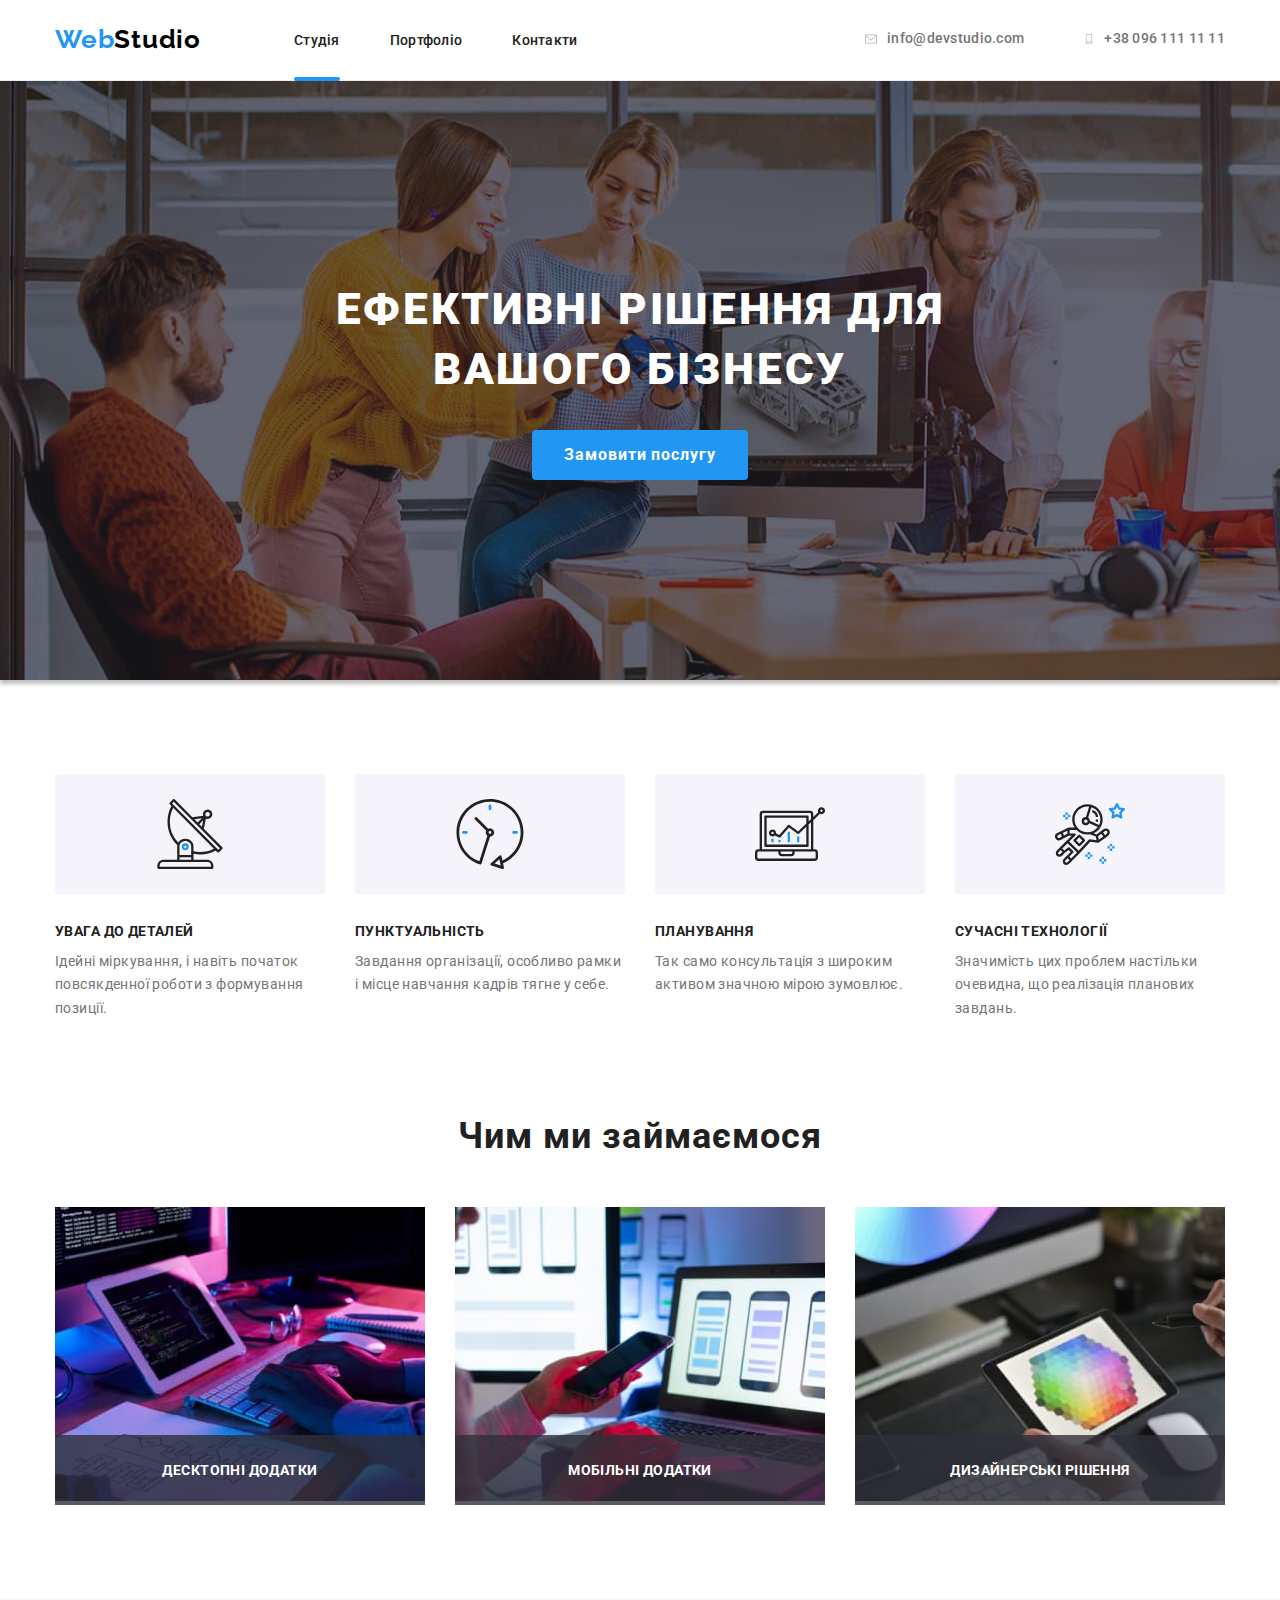
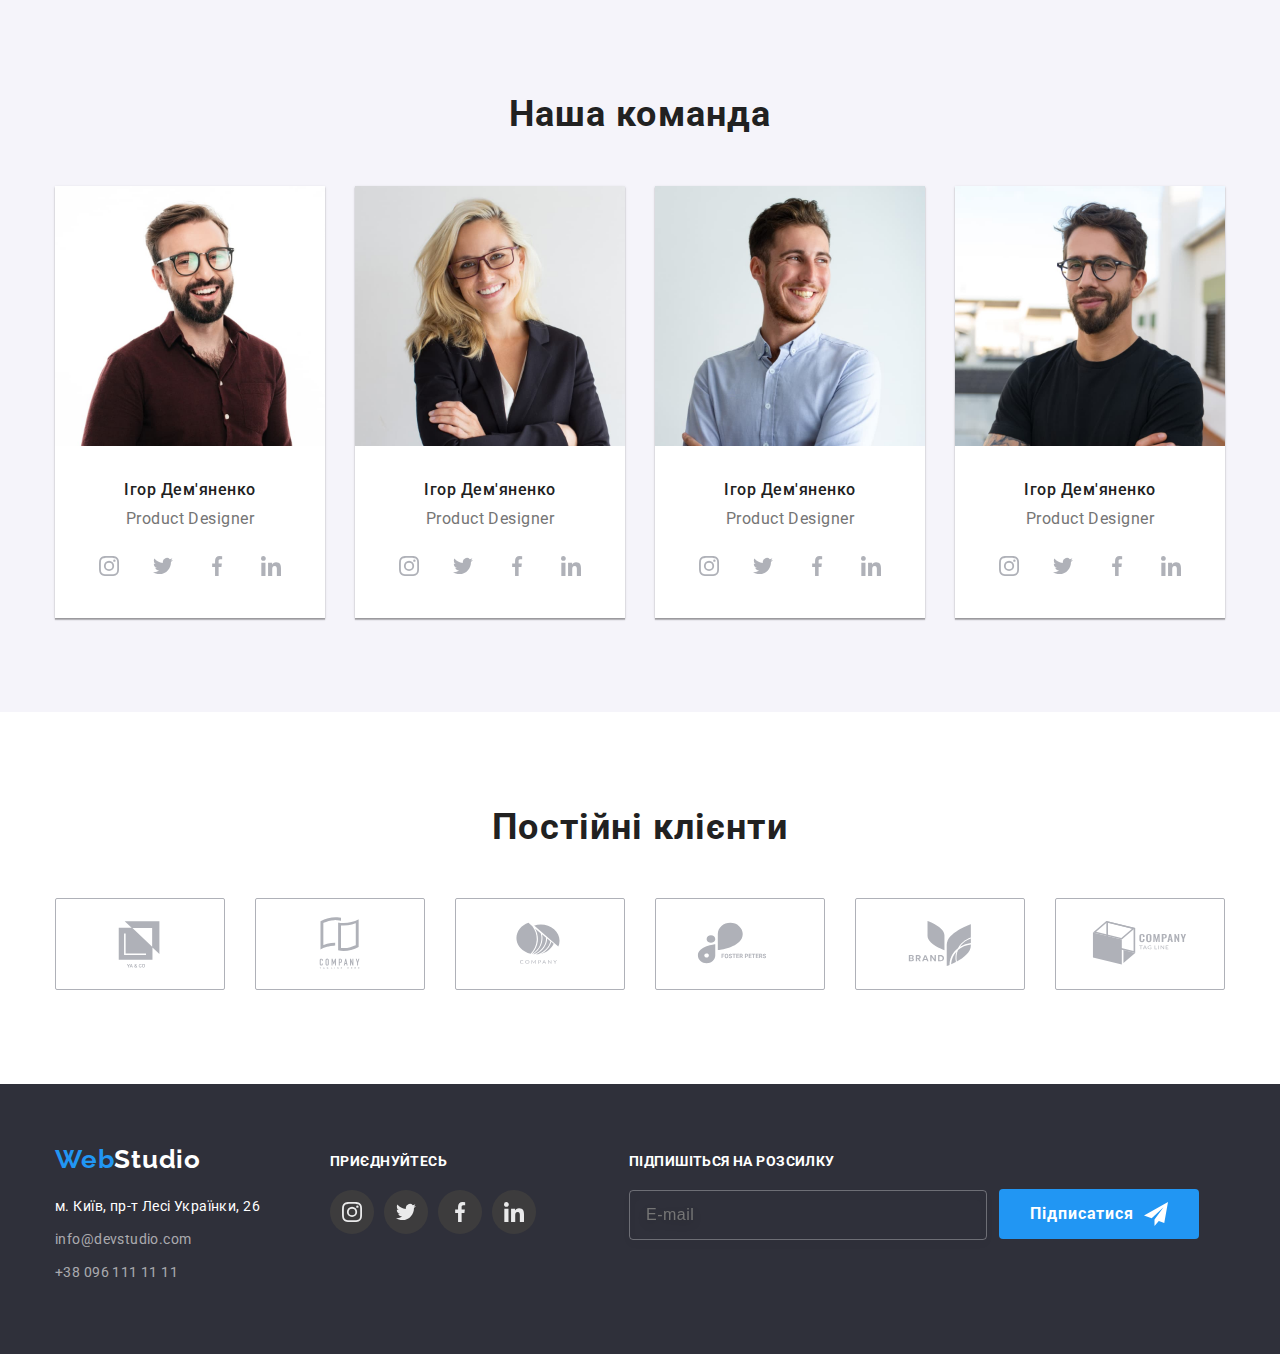
<file: index.html>
<!DOCTYPE html>
<html lang="uk">
  <head>
    <meta charset="UTF-8" />
    <meta http-equiv="X-UA-Compatible" content="IE=edge" />
    <meta name="viewport" content="width=device-width, initial-scale=1.0" />
    <link rel="preconnect" href="https://fonts.googleapis.com" />
    <link rel="preconnect" href="https://fonts.gstatic.com" crossorigin />
    <link
      href="https://fonts.googleapis.com/css2?family=Raleway:wght@400;700;900&family=Roboto:wght@400;500;700;900&display=swap"
      rel="stylesheet"
    />
    <link
      rel="stylesheet"
      href="https://cdnjs.cloudflare.com/ajax/libs/modern-normalize/1.1.0/modern-normalize.min.css"
      integrity="sha512-wpPYUAdjBVSE4KJnH1VR1HeZfpl1ub8YT/NKx4PuQ5NmX2tKuGu6U/JRp5y+Y8XG2tV+wKQpNHVUX03MfMFn9Q=="
      crossorigin="anonymous"
      referrerpolicy="no-referrer"
    />
    <link rel="stylesheet" href="./css/styles.css" />
    <title>WebStudio</title>
  </head>
  <body class="body">
    <header class="header">
      <div class="container">
        <div class="header-f">
          <a href="./index.html" class="logo"
            ><span class="logo-web">Web</span>Studio</a
          >
          <nav class="nav-ul">
            <ul class="nav">
              <li class="nav-li">
                <div class="current">
                  <a href="./index.html" class="nav-item">Студія</a>
                </div>
              </li>
              <li class="nav-li">
                <a href="./portfolio.html" class="nav-item">Портфоліо</a>
              </li>
              <li class="nav-li"><a href="#" class="nav-item">Контакти</a></li>
            </ul>
          </nav>
          <div class="header-cont-div">
            <div class="contct-fill">
              <a href="mailto:info@devstudio.com" class="header-email"
                ><svg class="soc-svg-header" width="12" height="16">
                  <use
                    class="header-use"
                    href="./images/icons.svg#icon-envelope"
                  ></use></svg>info@devstudio.com
              </a>
            </div>
            <div class="contct-fill">
              <a href="tel:+380961111111" class="header-tel"
                ><svg class="soc-svg-header" width="10" height="16">
                  <use href="./images/icons.svg#icon-smartphone"></use></svg>+38 096 111 11 11
              </a>
            </div>
          </div>
        </div>
      </div>
    </header>

    <main>
      <!--hero-->
      <section class="hero">
        <div class="container">
          <h1 class="hero-h1">
            Ефективні рішення для <br />
            вашого бізнесу
          </h1>

          <button type="button" class="hero-btn" data-modal-open>
            Замовити послугу
          </button>
        </div>
      </section>

      <!--about-->
      <section class="about">
        <div class="container">
          <ul class="about-list">
            <li class="about-list-li">
              <div class="about-grey">
                <svg class="about-icon" width="70" height="70">
                  <use href="./images/icons.svg#icon-antenna-1"></use>
                </svg>
              </div>
              <h3 class="about-list-h">УВАГА ДО ДЕТАЛЕЙ</h3>
              <p class="about-p">
                Ідейні міркування, і навіть початок повсякденної роботи з
                формування позиції.
              </p>
            </li>
            <li class="about-list-li">
              <div class="about-grey">
                <svg class="about-icon" width="70" height="70">
                  <use href="./images/icons.svg#icon-clock-1"></use>
                </svg>
              </div>
              <h3 class="about-list-h">ПУНКТУАЛЬНІСТЬ</h3>
              <p class="about-p">
                Завдання організації, особливо рамки і місце навчання кадрів
                тягне у себе.
              </p>
            </li>
            <li class="about-list-li">
              <div class="about-grey">
                <svg class="about-icon" width="70" height="70">
                  <use href="./images/icons.svg#icon-diagram-1"></use>
                </svg>
              </div>
              <h3 class="about-list-h">ПЛАНУВАННЯ</h3>
              <p class="about-p">
                Так само консультація з широким активом значною мірою зумовлює.
              </p>
            </li>
            <li class="about-list-li">
              <div class="about-grey">
                <svg class="about-icon" width="70" height="70">
                  <use href="./images/icons.svg#icon-astronaut-1"></use>
                </svg>
              </div>
              <h3 class="about-list-h">СУЧАСНІ ТЕХНОЛОГІЇ</h3>
              <p class="about-p">
                Значимість цих проблем настільки очевидна, що реалізація
                планових завдань.
              </p>
            </li>
          </ul>
        </div>
      </section>

      <!--what we do-->
      <section class="what">
        <div class="container">
          <h2 class="what-h2">Чим ми займаємося</h2>

          <ul class="what-ul">
            <li class="what-item">
              <span class="what-text">Десктопні додатки</span>
              <img
                class="what-img"
                src="./images/box1.jpg"
                alt=",картинка1"
                width="370"
                height="294"
              />
            </li>
            <li class="what-item">
              <span class="what-text">Мобільні додатки</span>
              <img
                class="what-img"
                src="./images/box2.jpg"
                alt=",картинка2"
                width="370"
                height="294"
              />
            </li>
            <li class="what-item">
              <span class="what-text">Дизайнерські рішення</span>
              <img
                class="what-img"
                src="./images/box3.jpg"
                alt=",картинка3"
                width="370"
                height="294"
              />
            </li>
          </ul>
        </div>
      </section>

      <!--team-->
      <section class="team">
        <div class="container">
          <h2 class="team-h2">Наша команда</h2>
          <ul class="team-ul">
            <li class="team-item">
              <img
                class="team-img"
                src="./images/teamcard1.jpg"
                alt="команда1"
                width="270"
                height="260"
              />
              <div class="team-h3-p">
                <h3 class="team-name">Ігор Дем'яненко</h3>
                <p class="team-position">Product Designer</p>
                <ul class="soc-team-ul">
                  <li class="soc-team-li">
                    <a class="soc-team-link" href="">
                      <svg class="soc-svg" width="20" height="20">
                        <use href="./images/icons.svg#icon-instagram-2"></use>
                      </svg>
                    </a>
                  </li>
                  <li class="soc-team-li">
                    <a class="soc-team-link" href="">
                      <svg class="soc-svg" width="20" height="20">
                        <use href="./images/icons.svg#icon-twitter-1"></use>
                      </svg>
                    </a>
                  </li>
                  <li class="soc-team-li">
                    <a class="soc-team-link" href="">
                      <svg class="soc-svg" width="20" height="20">
                        <use href="./images/icons.svg#icon-facebook-1"></use>
                      </svg>
                    </a>
                  </li>
                  <li class="soc-team-li">
                    <a class="soc-team-link" href="">
                      <svg class="soc-svg" width="20" height="20">
                        <use href="./images/icons.svg#icon-linkedin-1"></use>
                      </svg>
                    </a>
                  </li>
                </ul>
              </div>
            </li>
            <li class="team-item">
              <img
                src="./images/teamcard2.jpg"
                alt="команда2"
                width="270"
                height="260"
              />
              <div class="team-h3-p">
                <h3 class="team-name">Ігор Дем'яненко</h3>
                <p class="team-position">Product Designer</p>
                <ul class="soc-team-ul">
                  <li class="soc-team-li">
                    <a class="soc-team-link" href="">
                      <svg class="soc-svg" width="20" height="20">
                        <use href="./images/icons.svg#icon-instagram-2"></use>
                      </svg>
                    </a>
                  </li>
                  <li class="soc-team-li">
                    <a class="soc-team-link" href="">
                      <svg class="soc-svg" width="20" height="20">
                        <use href="./images/icons.svg#icon-twitter-1"></use>
                      </svg>
                    </a>
                  </li>
                  <li class="soc-team-li">
                    <a class="soc-team-link" href="">
                      <svg class="soc-svg" width="20" height="20">
                        <use href="./images/icons.svg#icon-facebook-1"></use>
                      </svg>
                    </a>
                  </li>
                  <li class="soc-team-li">
                    <a class="soc-team-link" href="">
                      <svg class="soc-svg" width="20" height="20">
                        <use href="./images/icons.svg#icon-linkedin-1"></use>
                      </svg>
                    </a>
                  </li>
                </ul>
              </div>
            </li>
            <li class="team-item">
              <img
                class="team-img"
                src="./images/teamcard3.jpg"
                alt="команда3"
                width="270"
                height="260"
              />
              <div class="team-h3-p">
                <h3 class="team-name">Ігор Дем'яненко</h3>
                <p class="team-position">Product Designer</p>
                <ul class="soc-team-ul">
                  <li class="soc-team-li">
                    <a class="soc-team-link" href="">
                      <svg class="soc-svg" width="20" height="20">
                        <use href="./images/icons.svg#icon-instagram-2"></use>
                      </svg>
                    </a>
                  </li>
                  <li class="soc-team-li">
                    <a class="soc-team-link" href="">
                      <svg class="soc-svg" width="20" height="20">
                        <use href="./images/icons.svg#icon-twitter-1"></use>
                      </svg>
                    </a>
                  </li>
                  <li class="soc-team-li">
                    <a class="soc-team-link" href="">
                      <svg class="soc-svg" width="20" height="20">
                        <use href="./images/icons.svg#icon-facebook-1"></use>
                      </svg>
                    </a>
                  </li>
                  <li class="soc-team-li">
                    <a class="soc-team-link" href="">
                      <svg class="soc-svg" width="20" height="20">
                        <use href="./images/icons.svg#icon-linkedin-1"></use>
                      </svg>
                    </a>
                  </li>
                </ul>
              </div>
            </li>
            <li class="team-item">
              <img
                class="team-img"
                src="./images/teamcard4.jpg"
                alt="команда4"
                width="270"
                height="260"
              />
              <div class="team-h3-p">
                <h3 class="team-name">Ігор Дем'яненко</h3>
                <p class="team-position">Product Designer</p>
                <ul class="soc-team-ul">
                  <li class="soc-team-li">
                    <a class="soc-team-link" href="">
                      <svg class="soc-svg" width="20" height="20">
                        <use href="./images/icons.svg#icon-instagram-2"></use>
                      </svg>
                    </a>
                  </li>
                  <li class="soc-team-li">
                    <a class="soc-team-link" href="">
                      <svg class="soc-svg" width="20" height="20">
                        <use href="./images/icons.svg#icon-twitter-1"></use>
                      </svg>
                    </a>
                  </li>
                  <li class="soc-team-li">
                    <a class="soc-team-link" href="">
                      <svg class="soc-svg" width="20" height="20">
                        <use href="./images/icons.svg#icon-facebook-1"></use>
                      </svg>
                    </a>
                  </li>
                  <li class="soc-team-li">
                    <a class="soc-team-link" href="">
                      <svg class="soc-svg" width="20" height="20">
                        <use href="./images/icons.svg#icon-linkedin-1"></use>
                      </svg>
                    </a>
                  </li>
                </ul>
              </div>
            </li>
          </ul>
        </div>
      </section>
      <section class="clients">
        <div class="clients-pad">
          <h2 class="clients-h2">Постійні клієнти</h2>
          <ul class="clients-ul">
            <li class="clients-li">
              <a class="clients-link" href=""
                ><svg class="clients-svg" width="106" height="60">
                  <use
                    class="clients-use"
                    href="./images/icons.svg#icon-Logo1"
                  ></use>
                </svg>
              </a>
            </li>
            <li class="clients-li">
              <a class="clients-link" href=""
                ><svg class="clients-svg" width="106" height="60">
                  <use
                    class="clients-use"
                    href="./images/icons.svg#icon-Logo2"
                  ></use>
                </svg>
              </a>
            </li>
            <li class="clients-li">
              <a class="clients-link" href=""
                ><svg class="clients-svg" width="106" height="60">
                  <use
                    class="clients-use"
                    href="./images/icons.svg#icon-Logo3"
                  ></use>
                </svg>
              </a>
            </li>
            <li class="clients-li">
              <a class="clients-link" href=""
                ><svg class="clients-svg" width="106" height="60">
                  <use
                    class="clients-use"
                    href="./images/icons.svg#icon-Logo4"
                  ></use>
                </svg>
              </a>
            </li>
            <li class="clients-li">
              <a class="clients-link" href=""
                ><svg class="clients-svg" width="106" height="60">
                  <use
                    class="clients-use"
                    href="./images/icons.svg#icon-Logo5"
                  ></use>
                </svg>
              </a>
            </li>
            <li class="clients-li">
              <a class="clients-link" href=""
                ><svg class="clients-svg" width="106" height="60">
                  <use
                    class="clients-use"
                    href="./images/icons.svg#icon-Logo6"
                  ></use>
                </svg>
              </a>
            </li>
          </ul>
        </div>
      </section>
    </main>

    <footer class="footer">
      <div class="container">
        <div class="footer-flex">
          <div class="footer-pad">
            <a href="/" class="logo-footer"
              ><span class="logo-web">Web</span>Studio</a
            >
            <address class="footer-adress">
              <ul>
                <li class="footer-li">
                  <a
                    class="footer-maps"
                    href="https://goo.gl/maps/jtEjoK9GtYtDyCER9"
                    target="_blank"
                    rel="noopener noreferrer"
                    >м. Київ, пр-т Лесі Українки, 26
                  </a>
                </li>
                <li class="footer-li">
                  <a class="footer-email" href="mailto:info@devstudio.com"
                    >info@devstudio.com</a
                  >
                </li>
                <li class="footer-li">
                  <a class="footer-tel" href="tel:+380961111111"
                    >+38 096 111 11 11</a
                  >
                </li>
              </ul>
            </address>
          </div>
          <div class="attach">
            <p class="attach-p">приєднуйтесь</p>
            <ul class="attach-ul">
              <li class="attach-li">
                <a class="attach-link" href="">
                  <svg class="attach-svg" width="20" height="20">
                    <use href="./images/icons.svg#icon-instagram-2"></use>
                  </svg>
                </a>
              </li>
              <li class="attach-li">
                <a class="attach-link" href="">
                  <svg class="attach-svg" width="20" height="20">
                    <use href="./images/icons.svg#icon-twitter-1"></use>
                  </svg>
                </a>
              </li>
              <li class="attach-li">
                <a class="attach-link" href="">
                  <svg class="attach-svg" width="20" height="20">
                    <use href="./images/icons.svg#icon-facebook-1"></use>
                  </svg>
                </a>
              </li>
              <li class="attach-li">
                <a class="attach-link" href="">
                  <svg class="attach-svg" width="20" height="20">
                    <use href="./images/icons.svg#icon-linkedin-1"></use>
                  </svg>
                </a>
              </li>
            </ul>
          </div>

          <div class="subscribe">
            <p class="attach-p">Підпишіться на розсилку</p>
            <input
              type="email"
              name="subscribe-email"
              class="subscribe-input"
              placeholder="E-mail"
              required
              id="subscribe-email"
            />
          </div>
          <div>
            <button type="submit" class="subscribe-button">
              Підписатися<svg class="subscribe-svg-close" width="24" height="24">
                <use href="./images/icons.svg#icon-paperplane"></use>
              </svg>
            </button>
          </div>
        </div>
      </div>
    </footer>
    <div class="backdrop is-hidden" data-modal>
      <div class="modal">
        <div class="modal-fill">
          <button type="button" class="modal-close" data-modal-close>
            <svg class="modal-svg-close" width="18" height="18">
              <use href="./images/icons.svg#icon-icon-close-black"></use>
            </svg>
          </button>
        </div>
        <p class="modal-title">Залиште свої дані, ми вам передзвонимо</p>
        <form class="modal-form">
          <label for="user-name" class="modal-label">Ім'я</label>
          <div class="input-wraper">
            <input
              type="text"
              name="user-name"
              class="modal-input"
              placeholder=""
              required
              id="user-name"
            />

            <svg class="modal-icon" width="18px" height="18px">
              <use href="./images/icons.svg#icon-person-black-18dp"></use>
            </svg>
          </div>
          <label for="user-tel" class="modal-label">Телефон</label>
          <div class="input-wraper">
            <input
              type="tel"
              name="user-tel"
              class="modal-input"
              placeholder=""
              required
              id="user-tel"
            />

            <svg class="modal-icon" width="18px" height="18px">
              <use href="./images/icons.svg#icon-phone-black-18dp"></use>
            </svg>
          </div>
          <label for="user-email" class="modal-label">Пошта</label>
          <div class="input-wraper">
            <input
              type="email"
              name="user-email"
              class="modal-input"
              placeholder=""
              required
              id="user-email"
            />

            <svg class="modal-icon" width="18px" height="18px">
              <use href="./images/icons.svg#icon-email-black-18dp"></use>
            </svg>
          </div>
          <label for="user-coment" class="modal-label">Коментар</label>
          <div class="input-wraper">
            <textarea
              name="user-coment"
              class="modal-input-textarea"
              placeholder="Введіть текст"
              id="user-coment"
            ></textarea>
          </div>
          <div class="modal-chek">
            <input
              type="checkbox"
              id="policy"
              name="policy"
              class="checkbox visually-hidden"
            />
            <label for="policy" class="modal-chek-textt">
              <span>
                <svg class="chekkk-icon" width="16px" height="15px">
                  <use href="./images/icons.svg#icon-chekkk"></use>
                </svg>
              </span>

              Погоджуюся з розсилкою та приймаю<a href="#" class="chek-umov"
                >Умови договору</a
              >
            </label>
          </div>
          <button type="submit" class="modal-button">Відправити</button>
        </form>
      </div>
    </div>
    <script src="./js/madal.js"></script>
  </body>
</html>
</file>
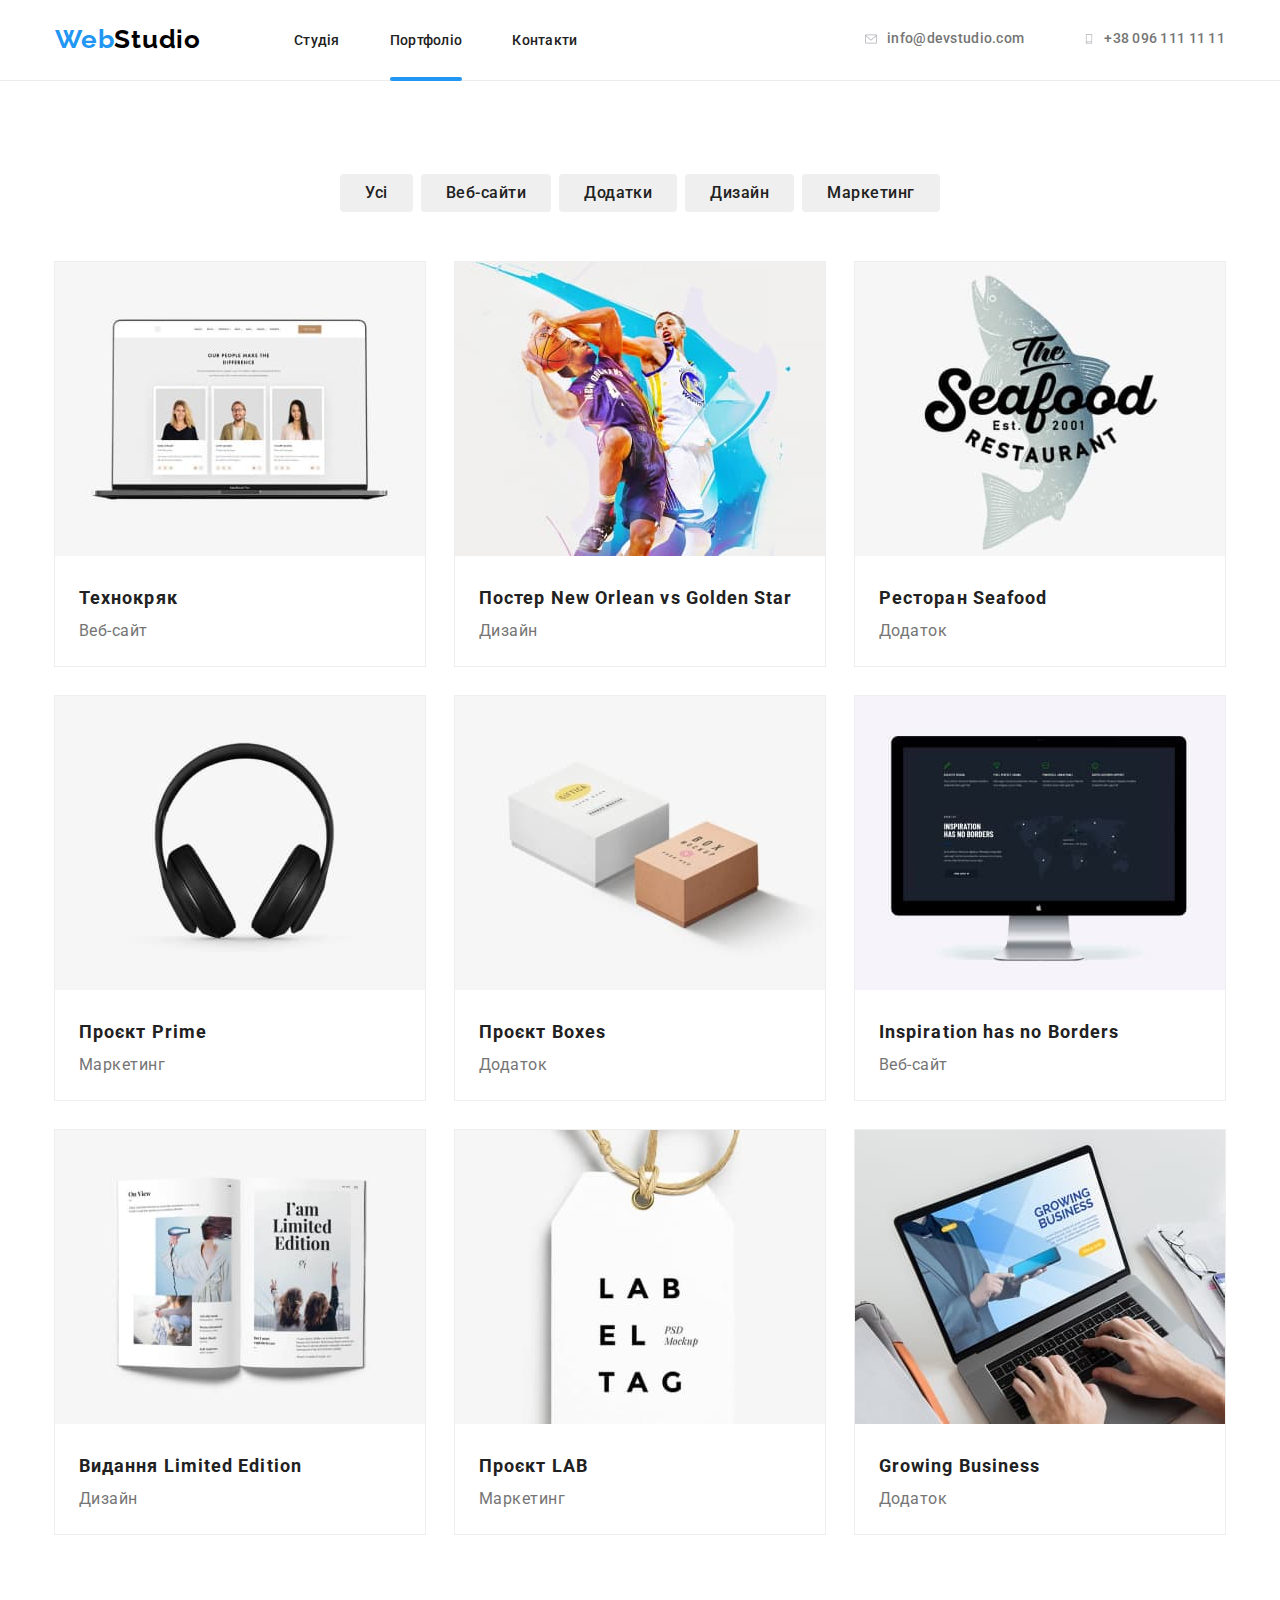
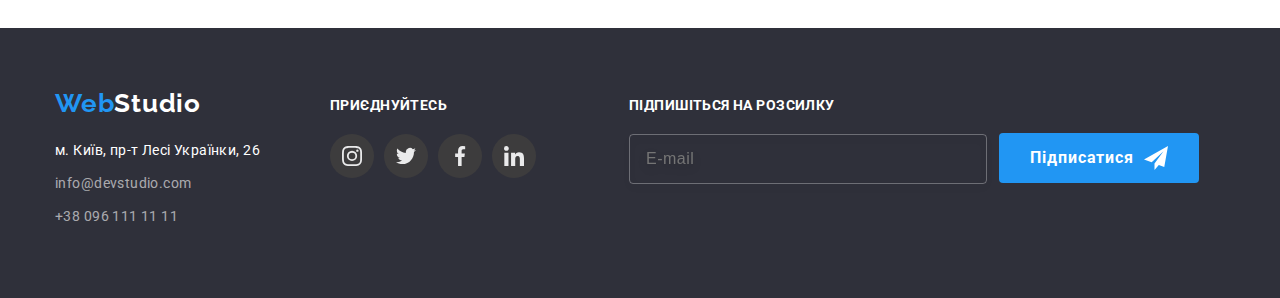
<file: portfolio.html>
<!DOCTYPE html>
<html lang="uk">
  <head>
    <meta charset="UTF-8" />
    <meta http-equiv="X-UA-Compatible" content="IE=edge" />
    <meta name="viewport" content="width=device-width, initial-scale=1.0" />
    <link rel="preconnect" href="https://fonts.googleapis.com" />
    <link rel="preconnect" href="https://fonts.gstatic.com" crossorigin />
    <link
      href="https://fonts.googleapis.com/css2?family=Raleway:wght@400;700;900&family=Roboto:wght@400;500;700&display=swap"
      rel="stylesheet"
    />
    <link
      rel="stylesheet"
      href="https://cdnjs.cloudflare.com/ajax/libs/modern-normalize/1.1.0/modern-normalize.min.css"
      integrity="sha512-wpPYUAdjBVSE4KJnH1VR1HeZfpl1ub8YT/NKx4PuQ5NmX2tKuGu6U/JRp5y+Y8XG2tV+wKQpNHVUX03MfMFn9Q=="
      crossorigin="anonymous"
      referrerpolicy="no-referrer"
    />
    <link rel="stylesheet" href="./css/styles.css" />
    <title>WebStudio</title>
  </head>
  <body class="body">
    <header class="header">
      <div class="container">
        <div class="header-f">
          <a href="./index.html" class="logo"
            ><span class="logo-web">Web</span>Studio</a
          >
          <nav class="nav-ul">
            <ul class="nav">
              <li class="nav-li">
                <a href="./index.html" class="nav-item" >Студія</a>
              </li>
              <li class="nav-li">
                <div class="current">
                  <a href="./portfolio.html" class="nav-item" >Портфоліо</a>
                </div>
              </li>
              <li class="nav-li"><a href="#" class="nav-item">Контакти</a></li>
            </ul>
          </nav>

          <div class="header-cont-div">
            <div class="contct-fill">
              <a href="mailto:info@devstudio.com" class="header-email"
                ><svg class="soc-svg-header" width="12" height="16">
                  <use href="./images/icons.svg#icon-envelope"></use>
                </svg>
                info@devstudio.com</a
              >
            </div>
            <div class="contct-fill">
              <a href="tel:+380961111111" class="header-tel"
                ><svg class="soc-svg-header" width="10" height="16">
                  <use href="./images/icons.svg#icon-smartphone"></use>
                </svg>
                +38 096 111 11 11</a
              >
            </div>
          </div>
        </div>
      </div>
    </header>

    <main>
      <!--filter-->
      <h1 class="portfolio-h1">Портфоліо</h1>
      <section class="portfolio">
        <div class="container">
          <h2 class="filter-h2">фільтер</h2>
          <ul class="filter-ul">
            <li class="filter-item">
              <button type="button" class="filter-btn">Усі</button>
            </li>
            <li class="filter-item">
              <button type="button" class="filter-btn">Веб-сайти</button>
            </li>
            <li class="filter-item">
              <button type="button" class="filter-btn">Додатки</button>
            </li>
            <li class="filter-item">
              <button type="button" class="filter-btn">Дизайн</button>
            </li>
            <li class="filter-item">
              <button type="button" class="filter-btn">Маркетинг</button>
            </li>
          </ul>

          <!--porfolio-->

          <div>
            <ul class="porfolio-ul">
              <li class="porfolio-item">
                <a class="port-shadow" href="#">
                  <div class="port-text-div">
                    <img
                      src="./images/img1.jpg"
                      alt="картинка1"
                      width="370"
                      class="portfolio-img"
                    />
                    <p class="port-text-img">
                      Ресурс пропонує комплексні пропозиції з різним рівнем
                      функціоналу та сервісів. Все це дозволить відвідувачу
                      отримати вичерпні відомості про компанію чи приватну особу.
                    </p>
                  </div>
                  <div class="portfolio-h3-p">
                    <h3 class="portfolio-h3">Технокряк</h3>
                    <p class="portfolio-p">Веб-сайт</p>
                  </div>
                </a>
              </li>

              <li class="porfolio-item">
                <a class="port-shadow" href="#">
                  <div class="port-text-div">
                    <img
                      src="./images/img2.jpg"
                      alt="картинка1"
                      width="370"
                      class="portfolio-img"
                    />
                    <p class="port-text-img">
                      Ресурс пропонує комплексні пропозиції з різним рівнем
                      функціоналу та сервісів. Все це дозволить відвідувачу
                      отримати вичерпні відомості про компанію чи приватну особу.
                    </p>
                  </div>
                    <div class="portfolio-h3-p">
                      <h3 class="portfolio-h3">
                        Постер New Orlean vs Golden Star
                      </h3>
                      <p class="portfolio-p">Дизайн</p>
                    </div>
                  
                </a>
              </li>

              <li class="porfolio-item">
                <a class="port-shadow" href="#">
                  <div class="port-text-div">
                   <img
                    src="./images/img3.jpg"
                    alt="картинка1"
                    width="370"
                    class="portfolio-img"
                   />
                   <p class="port-text-img">
                    Ресурс пропонує комплексні пропозиції з різним рівнем
                    функціоналу та сервісів. Все це дозволить відвідувачу
                    отримати вичерпні відомості про компанію чи приватну особу.
                   </p>
                  </div>
                  <div class="portfolio-h3-p">
                    <h3 class="portfolio-h3">Ресторан Seafood</h3>
                    <p class="portfolio-p">Додаток</p>
                  </div>
                </a>
              </li>
              <li class="porfolio-item">
                <a class="port-shadow" href="#">
                  <div class="port-text-div">
                  <img
                    src="./images/img4.jpg"
                    alt="картинка1"
                    width="370"
                    class="portfolio-img"
                  />
                  <p class="port-text-img">
                    Ресурс пропонує комплексні пропозиції з різним рівнем
                    функціоналу та сервісів. Все це дозволить відвідувачу
                    отримати вичерпні відомості про компанію чи приватну особу.
                   </p>
                </div>
                  <div class="portfolio-h3-p">
                    <h3 class="portfolio-h3">Проєкт Prime</h3>
                    <p class="portfolio-p">Маркетинг</p>
                  </div>
                </a>
              </li>
              <li class="porfolio-item">
                <a class="port-shadow" href="#">
                  <div class="port-text-div">
                  <img
                    src="./images/img5.jpg"
                    alt="картинка1"
                    width="370"
                    class="portfolio-img"
                  />
                  <p class="port-text-img">
                    Ресурс пропонує комплексні пропозиції з різним рівнем
                    функціоналу та сервісів. Все це дозволить відвідувачу
                    отримати вичерпні відомості про компанію чи приватну особу.
                   </p>
                </div>
                  <div class="portfolio-h3-p">
                    <h3 class="portfolio-h3">Проєкт Boxes</h3>
                    <p class="portfolio-p">Додаток</p>
                  </div>
                </a>
              </li>
              <li class="porfolio-item">
                <a class="port-shadow" href="#">
                  <div class="port-text-div">
                  <img
                    src="./images/img6.jpg"
                    alt="картинка1"
                    width="370"
                    class="portfolio-img"
                  />
                  <p class="port-text-img">
                    Ресурс пропонує комплексні пропозиції з різним рівнем
                    функціоналу та сервісів. Все це дозволить відвідувачу
                    отримати вичерпні відомості про компанію чи приватну особу.
                   </p>
                </div>
                  <div class="portfolio-h3-p">
                    <h3 class="portfolio-h3">Inspiration has no Borders</h3>
                    <p class="portfolio-p">Веб-сайт</p>
                  </div>
                </a>
              </li>
              <li class="porfolio-item">
                <a class="port-shadow" href="#">
                  <div class="port-text-div">
                  <img
                    src="./images/img7.jpg"
                    alt="картинка1"
                    width="370"
                    class="portfolio-img"
                  />
                  <p class="port-text-img">
                    Ресурс пропонує комплексні пропозиції з різним рівнем
                    функціоналу та сервісів. Все це дозволить відвідувачу
                    отримати вичерпні відомості про компанію чи приватну особу.
                   </p>
                </div>
                  <div class="portfolio-h3-p">
                    <h3 class="portfolio-h3">Видання Limited Edition</h3>
                    <p class="portfolio-p">Дизайн</p>
                  </div>
                </a>
              </li>
              <li class="porfolio-item">
                <a class="port-shadow" href="#">
                  <div class="port-text-div">
                  <img
                    src="./images/img8.jpg"
                    alt="картинка1"
                    width="370"
                    class="portfolio-img"
                  />
                  <p class="port-text-img">
                    Ресурс пропонує комплексні пропозиції з різним рівнем
                    функціоналу та сервісів. Все це дозволить відвідувачу
                    отримати вичерпні відомості про компанію чи приватну особу.
                   </p>
                </div>
                  <div class="portfolio-h3-p">
                    <h3 class="portfolio-h3">Проєкт LAB</h3>
                    <p class="portfolio-p">Маркетинг</p>
                  </div>
                </a>
              </li>
              <li class="porfolio-item">
                <a class="port-shadow" href="#">
                  <div class="port-text-div">
                  <img
                    src="./images/img9.jpg"
                    alt="картинка1"
                    width="370"
                    class="portfolio-img"
                  />
                  <p class="port-text-img">
                    Ресурс пропонує комплексні пропозиції з різним рівнем
                    функціоналу та сервісів. Все це дозволить відвідувачу
                    отримати вичерпні відомості про компанію чи приватну особу.
                   </p>
                 </div>
                  <div class="portfolio-h3-p">
                    <h3 class="portfolio-h3">Growing Business</h3>
                    <p class="portfolio-p">Додаток</p>
                  </div>
                </a>
              </li>
            </ul>
          </div>
        </div>
      </section>
    </main>

    <footer class="footer">
      <div class="container">
        <div class="footer-flex">
          <div class="footer-pad">
            <a href="/" class="logo-footer"
              ><span class="logo-web">Web</span>Studio</a
            >
            <address class="footer-adress">
              <ul>
                <li class="footer-li">
                  <a
                    class="footer-maps"
                    href="https://goo.gl/maps/jtEjoK9GtYtDyCER9"
                    target="_blank"
                    rel="noopener noreferrer"
                    >м. Київ, пр-т Лесі Українки, 26
                  </a>
                </li>
                <li class="footer-li">
                  <a class="footer-email" href="mailto:info@devstudio.com"
                    >info@devstudio.com</a
                  >
                </li>
                <li class="footer-li">
                  <a class="footer-tel" href="tel:+380961111111"
                    >+38 096 111 11 11</a
                  >
                </li>
              </ul>
            </address>
          </div>
          <div class="attach">
            <p class="attach-p">приєднуйтесь</p>
            <ul class="attach-ul">
              <li class="attach-li">
                <a class="attach-link" href="">
                  <svg class="attach-svg" width="20" height="20">
                    <use href="./images/icons.svg#icon-instagram-2"></use>
                  </svg>
                </a>
              </li>
              <li class="attach-li">
                <a class="attach-link" href="">
                  <svg class="attach-svg" width="20" height="20">
                    <use href="./images/icons.svg#icon-twitter-1"></use>
                  </svg>
                </a>
              </li>
              <li class="attach-li">
                <a class="attach-link" href="">
                  <svg class="attach-svg" width="20" height="20">
                    <use href="./images/icons.svg#icon-facebook-1"></use>
                  </svg>
                </a>
              </li>
              <li class="attach-li">
                <a class="attach-link" href="">
                  <svg class="attach-svg" width="20" height="20">
                    <use href="./images/icons.svg#icon-linkedin-1"></use>
                  </svg>
                </a>
              </li>
            </ul>
          </div>
          <div class="subscribe">
            <p class="attach-p">Підпишіться на розсилку</p>
            <input
              type="email"
              name="subscribe-email"
              class="subscribe-input"
              placeholder="E-mail"
              required
              id="subscribe-email"
            />
          </div>
          <div>
            <button type="submit" class="subscribe-button">
              Підписатися<svg class="subscribe-svg-close" width="24" height="24">
                <use href="./images/icons.svg#icon-paperplane"></use>
              </svg>
            </button>
          </div>
        </div>
      </div>
    </footer>
  </body>
</html>
</file>
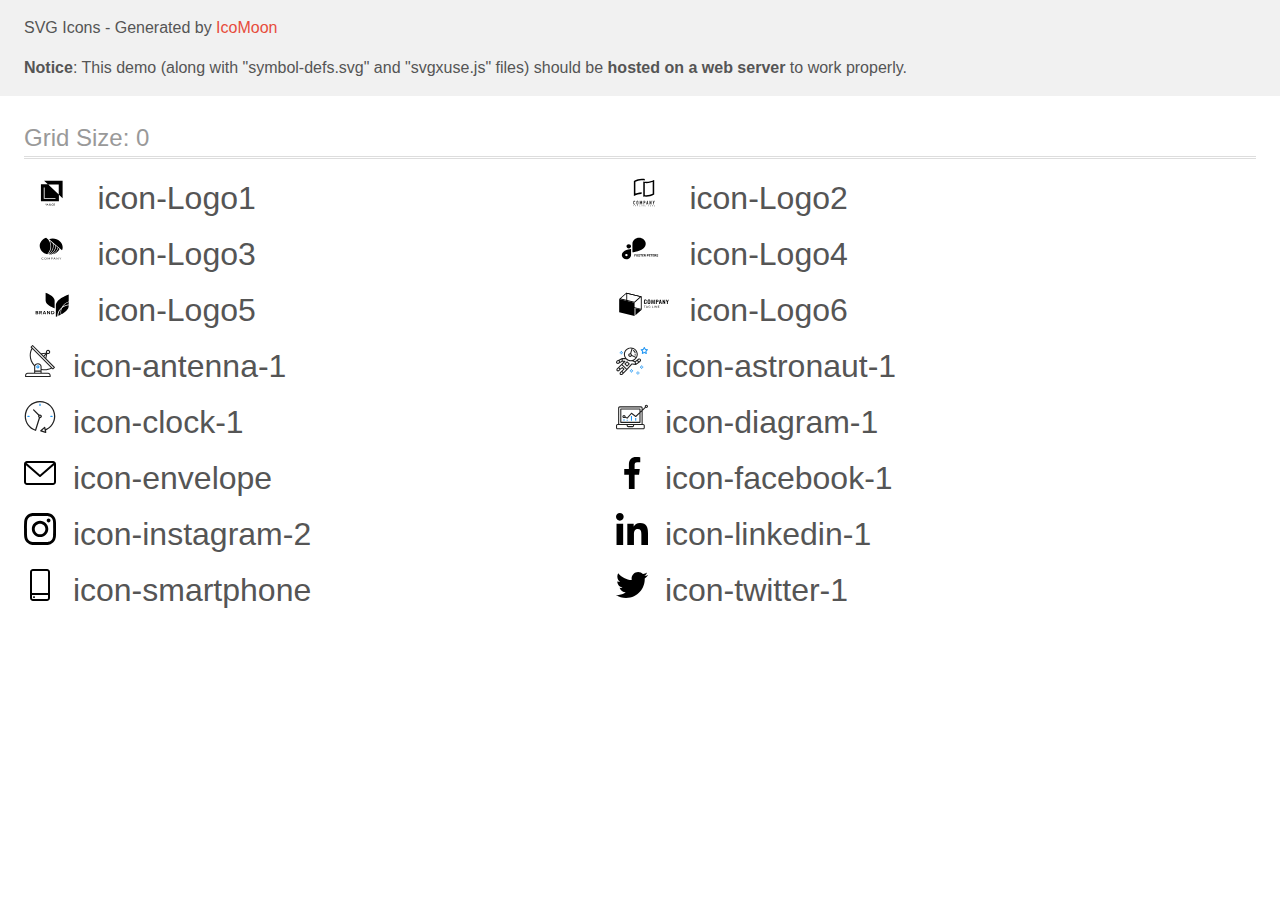
<file: svg/icomoon/demo-external-svg.html>
<!doctype html>
<html>
<head>
    <title>IcoMoon - SVG Icons</title>
    <meta charset="utf-8">
    <meta name="viewport" content="width=device-width, initial-scale=1">
    <link rel="stylesheet" href="demo-files/demo.css">
    <link rel="stylesheet" href="style.css">
</head>
<body>
<header class="bgc1 clearfix">
<div class="mhl">
    <p>SVG Icons - Generated by <a href="https://icomoon.io/app">IcoMoon</a></p><p><strong>Notice</strong>: This demo (along with "symbol-defs.svg" and "svgxuse.js" files) should be <b>hosted on a web server</b> to work properly.</p>
</div>
</header>
    <div class="clearfix mhl ptl">
        <h1 class="mvm mtn fgc1">Grid Size: 0</h1>
        <div class="glyph fs1">
            <div class="clearfix pbs">
                <svg class="icon icon-Logo1"><use xlink:href="symbol-defs.svg#icon-Logo1"></use></svg><span class="name"> icon-Logo1</span>
            </div>
        </div>
        <div class="glyph fs1">
            <div class="clearfix pbs">
                <svg class="icon icon-Logo2"><use xlink:href="symbol-defs.svg#icon-Logo2"></use></svg><span class="name"> icon-Logo2</span>
            </div>
        </div>
        <div class="glyph fs1">
            <div class="clearfix pbs">
                <svg class="icon icon-Logo3"><use xlink:href="symbol-defs.svg#icon-Logo3"></use></svg><span class="name"> icon-Logo3</span>
            </div>
        </div>
        <div class="glyph fs1">
            <div class="clearfix pbs">
                <svg class="icon icon-Logo4"><use xlink:href="symbol-defs.svg#icon-Logo4"></use></svg><span class="name"> icon-Logo4</span>
            </div>
        </div>
        <div class="glyph fs1">
            <div class="clearfix pbs">
                <svg class="icon icon-Logo5"><use xlink:href="symbol-defs.svg#icon-Logo5"></use></svg><span class="name"> icon-Logo5</span>
            </div>
        </div>
        <div class="glyph fs1">
            <div class="clearfix pbs">
                <svg class="icon icon-Logo6"><use xlink:href="symbol-defs.svg#icon-Logo6"></use></svg><span class="name"> icon-Logo6</span>
            </div>
        </div>
        <div class="glyph fs1">
            <div class="clearfix pbs">
                <svg class="icon icon-antenna-1"><use xlink:href="symbol-defs.svg#icon-antenna-1"></use></svg><span class="name"> icon-antenna-1</span>
            </div>
        </div>
        <div class="glyph fs1">
            <div class="clearfix pbs">
                <svg class="icon icon-astronaut-1"><use xlink:href="symbol-defs.svg#icon-astronaut-1"></use></svg><span class="name"> icon-astronaut-1</span>
            </div>
        </div>
        <div class="glyph fs1">
            <div class="clearfix pbs">
                <svg class="icon icon-clock-1"><use xlink:href="symbol-defs.svg#icon-clock-1"></use></svg><span class="name"> icon-clock-1</span>
            </div>
        </div>
        <div class="glyph fs1">
            <div class="clearfix pbs">
                <svg class="icon icon-diagram-1"><use xlink:href="symbol-defs.svg#icon-diagram-1"></use></svg><span class="name"> icon-diagram-1</span>
            </div>
        </div>
        <div class="glyph fs1">
            <div class="clearfix pbs">
                <svg class="icon icon-envelope"><use xlink:href="symbol-defs.svg#icon-envelope"></use></svg><span class="name"> icon-envelope</span>
            </div>
        </div>
        <div class="glyph fs1">
            <div class="clearfix pbs">
                <svg class="icon icon-facebook-1"><use xlink:href="symbol-defs.svg#icon-facebook-1"></use></svg><span class="name"> icon-facebook-1</span>
            </div>
        </div>
        <div class="glyph fs1">
            <div class="clearfix pbs">
                <svg class="icon icon-instagram-2"><use xlink:href="symbol-defs.svg#icon-instagram-2"></use></svg><span class="name"> icon-instagram-2</span>
            </div>
        </div>
        <div class="glyph fs1">
            <div class="clearfix pbs">
                <svg class="icon icon-linkedin-1"><use xlink:href="symbol-defs.svg#icon-linkedin-1"></use></svg><span class="name"> icon-linkedin-1</span>
            </div>
        </div>
        <div class="glyph fs1">
            <div class="clearfix pbs">
                <svg class="icon icon-smartphone"><use xlink:href="symbol-defs.svg#icon-smartphone"></use></svg><span class="name"> icon-smartphone</span>
            </div>
        </div>
        <div class="glyph fs1">
            <div class="clearfix pbs">
                <svg class="icon icon-twitter-1"><use xlink:href="symbol-defs.svg#icon-twitter-1"></use></svg><span class="name"> icon-twitter-1</span>
            </div>
        </div>
  </div>
<script defer src="svgxuse.js"></script>
</body>
</html>
</file>
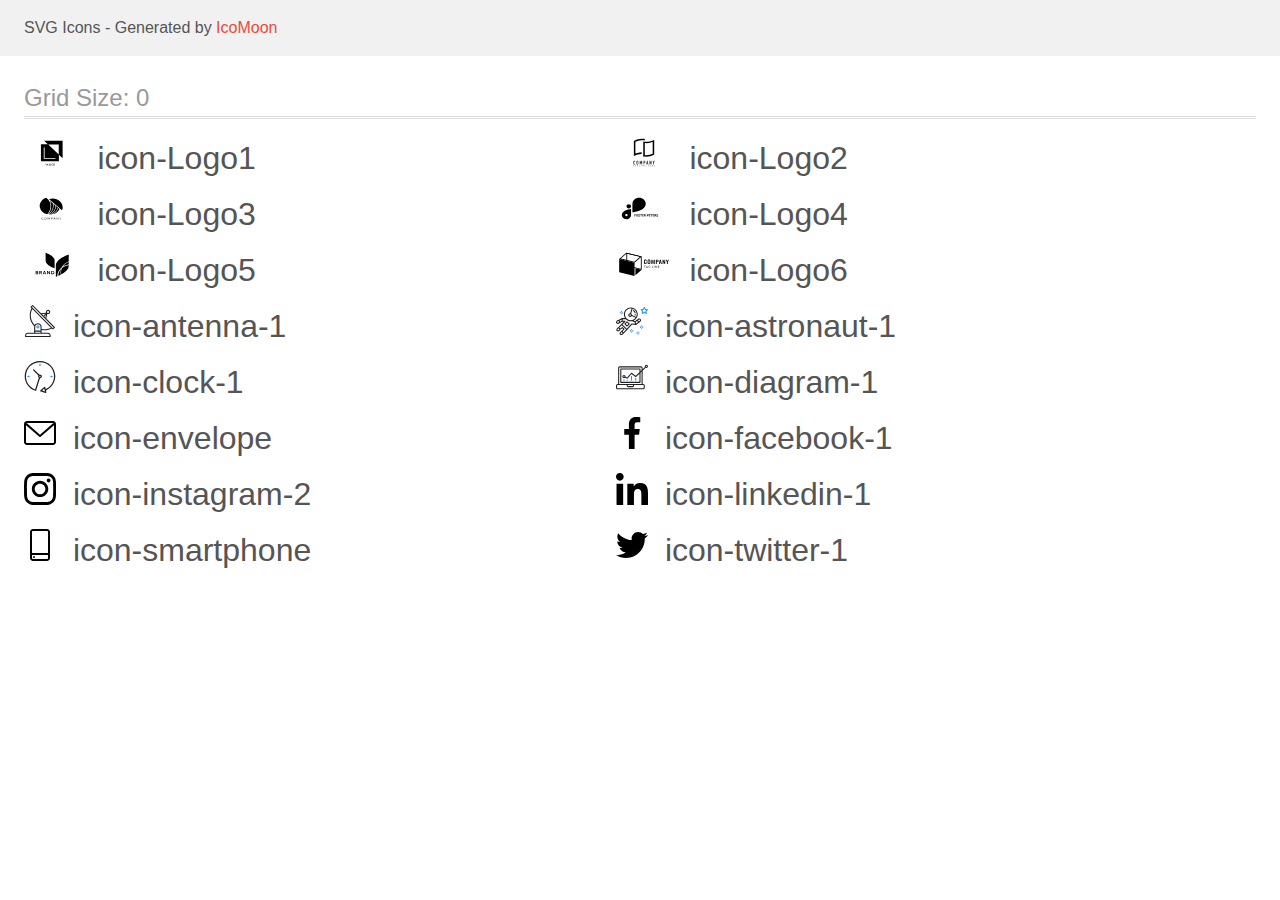
<file: svg/icomoon/demo.html>
<!doctype html>
<html>
<head>
    <title>IcoMoon - SVG Icons</title>
    <meta charset="utf-8">
    <meta name="viewport" content="width=device-width, initial-scale=1">
    <link rel="stylesheet" href="demo-files/demo.css">
    <link rel="stylesheet" href="style.css">
</head>
<body>
<svg aria-hidden="true" style="position: absolute; width: 0; height: 0; overflow: hidden;" version="1.1" xmlns="http://www.w3.org/2000/svg" xmlns:xlink="http://www.w3.org/1999/xlink">
<defs>
<symbol id="icon-Logo1" viewBox="0 0 57 32">
<path d="M20.267 3.733l3.738 3.538-6.938-0.004v17.167h18.133v-6.564l3.733 3.534v-17.671h-18.667zM35.036 17.455l-10.597-10.032h10.597v10.032zM31.746 21.923h-11.81v-11.545h0.835v10.763h10.975v0.781zM22.725 26.72l-0.436 0.899-0.436-0.899h-0.366l0.637 1.198v0.698h0.331v-0.698l0.635-1.198h-0.364zM23.274 28.616l0.154-0.442h0.734l0.155 0.442h0.344l-0.717-1.896h-0.296l-0.716 1.896h0.342zM23.794 27.123l0.275 0.786h-0.549l0.275-0.787zM25.531 27.863c-0.045 0.067-0.071 0.149-0.071 0.238 0 0.001 0 0.002 0 0.003v-0c0 0.16 0.056 0.29 0.168 0.389s0.263 0.149 0.45 0.149c0.188 0 0.349-0.051 0.485-0.153l0.107 0.126h0.367l-0.278-0.33c0.109-0.149 0.164-0.341 0.164-0.574h-0.275c0 0.128-0.027 0.244-0.079 0.348l-0.366-0.432 0.129-0.094c0.078-0.053 0.144-0.119 0.195-0.195l0.002-0.003c0.038-0.061 0.060-0.136 0.060-0.216 0-0.001 0-0.002 0-0.003v0c0-0.002 0-0.005 0-0.007 0-0.117-0.051-0.221-0.132-0.293l-0-0c-0.084-0.076-0.197-0.123-0.32-0.123-0.007 0-0.013 0-0.020 0l0.001-0c-0.153 0-0.274 0.044-0.364 0.13s-0.135 0.203-0.135 0.352c0 0.061 0.014 0.123 0.043 0.189 0.030 0.065 0.082 0.144 0.155 0.237-0.14 0.101-0.235 0.188-0.282 0.261zM26.387 28.283c-0.081 0.066-0.185 0.106-0.299 0.107h-0c-0.005 0-0.010 0-0.015 0-0.082 0-0.156-0.031-0.212-0.083l0 0c-0.052-0.052-0.085-0.123-0.085-0.203 0-0.004 0-0.007 0-0.011l-0 0.001c0-0.101 0.052-0.192 0.156-0.271l0.041-0.029 0.414 0.489zM26.047 27.443c-0.090-0.11-0.134-0.202-0.134-0.275 0-0.063 0.019-0.116 0.055-0.157 0.034-0.039 0.084-0.063 0.139-0.063 0.003 0 0.005 0 0.008 0h-0c0.002-0 0.004-0 0.007-0 0.052 0 0.1 0.020 0.135 0.054l-0-0c0.037 0.035 0.056 0.077 0.056 0.126 0 0.002 0 0.005 0 0.007 0 0.071-0.031 0.134-0.080 0.177l-0 0-0.041 0.032-0.145 0.099zM29.133 28.473c0.13-0.114 0.205-0.272 0.224-0.474h-0.328c-0.018 0.135-0.059 0.232-0.124 0.29s-0.163 0.087-0.292 0.087c-0.141 0-0.249-0.054-0.323-0.162s-0.11-0.264-0.11-0.469v-0.167c0.002-0.203 0.041-0.355 0.117-0.46 0.077-0.105 0.188-0.157 0.331-0.157 0.123 0 0.217 0.030 0.28 0.091s0.104 0.158 0.12 0.294h0.328c-0.021-0.207-0.095-0.368-0.222-0.482s-0.296-0.171-0.506-0.171c-0.155 0-0.292 0.037-0.411 0.111-0.119 0.076-0.213 0.183-0.27 0.31l-0.002 0.005c-0.060 0.133-0.096 0.288-0.096 0.451 0 0.008 0 0.016 0 0.023l-0-0.001v0.177c0.003 0.174 0.035 0.327 0.098 0.46s0.151 0.234 0.266 0.306c0.116 0.071 0.249 0.107 0.4 0.107 0.216 0 0.389-0.056 0.519-0.169zM31.069 28.207c0.064-0.141 0.097-0.304 0.097-0.49v-0.105c0-0.006 0-0.013 0-0.020 0-0.169-0.036-0.329-0.102-0.473l0.003 0.007c-0.060-0.134-0.156-0.243-0.274-0.318l-0.003-0.002c-0.119-0.075-0.256-0.112-0.411-0.112s-0.291 0.037-0.411 0.113c-0.119 0.075-0.211 0.182-0.277 0.324-0.062 0.137-0.098 0.297-0.098 0.466 0 0.008 0 0.016 0 0.025l-0-0.001v0.107c0.001 0.181 0.034 0.341 0.099 0.48 0.066 0.139 0.159 0.246 0.279 0.322 0.121 0.075 0.258 0.112 0.411 0.112 0.156 0 0.293-0.037 0.412-0.112 0.119-0.076 0.212-0.183 0.276-0.323zM30.716 27.135c0.080 0.112 0.119 0.274 0.119 0.484v0.099c0 0.213-0.039 0.376-0.118 0.487-0.078 0.111-0.19 0.167-0.336 0.167-0.004 0-0.009 0-0.014 0-0.134 0-0.253-0.067-0.324-0.17l-0.001-0.001c-0.081-0.114-0.121-0.275-0.121-0.483v-0.109c0.002-0.204 0.043-0.362 0.122-0.473 0.071-0.102 0.188-0.168 0.321-0.168 0.005 0 0.010 0 0.014 0l-0.001-0c0.146 0 0.259 0.056 0.338 0.168z"></path>
</symbol>
<symbol id="icon-Logo2" viewBox="0 0 57 32">
<path d="M26.727 3.165h-0.073c-0.112-0.007-0.224-0.010-0.336-0.012h-0.243c-0.212 0-0.428 0.005-0.642 0.016-0.007-0.001-0.016-0.001-0.024-0.001s-0.017 0-0.025 0.001l0.001-0c-2.059 0.12-3.971 0.635-5.699 1.47l0.090-0.039-0.23 0.111v11.809l0.54-0.183c0.474-0.163 0.978-0.309 1.5-0.445 1.29-0.345 2.775-0.553 4.305-0.573l0.012-0v1.551c-0.193 0.001-0.38 0.006-0.568 0.016h-0.045c-1.212 0.068-2.348 0.25-3.442 0.537l0.12-0.027c-1.503 0.382-2.82 0.91-4.044 1.586l0.087-0.044v-15.145c1.195-0.711 2.578-1.29 4.042-1.665l0.11-0.024c1.173-0.315 2.52-0.499 3.909-0.505h0.231c0.273 0.007 0.539 0.019 0.788 0.038 0.658 0.046 1.31 0.15 1.949 0.311v1.527c-0.544-0.133-1.189-0.234-1.849-0.282l-0.039-0.002-0.039-0.003c-0.132-0.011-0.263-0.022-0.386-0.022zM29.415 4.726c0.339 0.026 0.69 0.038 1.044 0.038 1.464-0.006 2.881-0.198 4.231-0.554l-0.117 0.026c1.502-0.383 2.819-0.912 4.043-1.587l-0.087 0.044v14.875c-1.195 0.71-2.578 1.289-4.042 1.665l-0.11 0.024c-1.173 0.314-2.52 0.498-3.91 0.503h-0.004c-0.029 0-0.062 0-0.096 0-1.020 0-2.010-0.128-2.955-0.368l0.083 0.018v-14.972c0.229 0.053 0.466 0.102 0.706 0.142 0.394 0.067 0.81 0.115 1.214 0.145zM36.985 4.842l-0.54 0.181c-0.496 0.167-0.997 0.316-1.5 0.449-1.344 0.36-2.888 0.569-4.48 0.575h-0.004c-0.352 0-0.676-0.010-0.989-0.030l-0.43-0.028v12.148l0.37 0.032c0.342 0.030 0.696 0.045 1.052 0.045 1.257-0.006 2.473-0.172 3.631-0.48l-0.1 0.023c1.059-0.269 1.977-0.608 2.848-1.031l-0.088 0.039 0.23-0.111v-11.812z"></path>
<path d="M19.060 24.113c-0.145-0.15-0.348-0.243-0.572-0.243-0.010 0-0.020 0-0.030 0.001l0.001-0c-0.004-0-0.008-0-0.012-0-0.121 0-0.236 0.024-0.34 0.067l0.006-0.002c-0.205 0.082-0.364 0.243-0.442 0.444l-0.002 0.005c-0.043 0.107-0.063 0.22-0.062 0.335v2.023c-0.005 0.142 0.022 0.284 0.079 0.415 0.048 0.104 0.117 0.196 0.203 0.271 0.081 0.068 0.175 0.117 0.277 0.144 0.099 0.027 0.201 0.042 0.302 0.042 0.113 0.001 0.224-0.023 0.326-0.070 0.304-0.135 0.512-0.434 0.512-0.781v-0.226h-0.53v0.18c0 0.004 0 0.008 0 0.012 0 0.060-0.011 0.118-0.032 0.171l0.001-0.003c-0.018 0.045-0.044 0.083-0.077 0.114l-0 0c-0.061 0.047-0.137 0.076-0.221 0.077h-0c-0.009 0.001-0.020 0.002-0.031 0.002-0.089 0-0.168-0.043-0.216-0.11l-0.001-0.001c-0.044-0.071-0.071-0.158-0.071-0.251 0-0.007 0-0.014 0-0.021l-0 0.001v-1.887c-0.003-0.105 0.019-0.208 0.065-0.302 0.049-0.075 0.132-0.124 0.227-0.124 0.011 0 0.022 0.001 0.033 0.002l-0.001-0c0.003-0 0.006-0 0.010-0 0.092 0 0.174 0.045 0.226 0.114l0.001 0.001c0.055 0.071 0.088 0.162 0.088 0.26 0 0.004-0 0.008-0 0.012v-0.001 0.175h0.524v-0.206c0-0.003 0-0.006 0-0.009 0-0.124-0.024-0.243-0.067-0.352l0.002 0.006c-0.041-0.111-0.102-0.205-0.177-0.285l0 0zM22.202 24.091c-0.161-0.137-0.371-0.221-0.601-0.223h-0c-0.108 0-0.215 0.020-0.316 0.057-0.218 0.078-0.391 0.239-0.483 0.443l-0.002 0.005c-0.053 0.123-0.080 0.257-0.077 0.392v1.94c-0.004 0.137 0.023 0.272 0.077 0.397 0.048 0.105 0.117 0.197 0.205 0.271 0.081 0.075 0.176 0.133 0.279 0.171 0.101 0.037 0.208 0.057 0.316 0.057 0.231-0.001 0.442-0.087 0.603-0.229l-0.001 0.001c0.084-0.076 0.152-0.168 0.199-0.271 0.054-0.125 0.081-0.261 0.077-0.397v-1.941c0-0.005 0-0.011 0-0.017 0-0.135-0.029-0.264-0.080-0.381l0.002 0.006c-0.049-0.111-0.117-0.205-0.199-0.283l-0-0zM21.955 26.706c0.001 0.009 0.001 0.019 0.001 0.030 0 0.099-0.041 0.188-0.106 0.251l-0 0c-0.067 0.056-0.154 0.091-0.249 0.091s-0.182-0.034-0.25-0.091l0.001 0c-0.066-0.063-0.106-0.152-0.106-0.25 0-0.011 0-0.022 0.002-0.032l-0 0.001v-1.941c-0.001-0.009-0.001-0.019-0.001-0.030 0-0.098 0.041-0.187 0.106-0.25l0-0c0.067-0.056 0.154-0.091 0.249-0.091s0.182 0.034 0.25 0.091l-0.001-0c0.066 0.063 0.106 0.152 0.106 0.25 0 0.011-0 0.021-0.001 0.032l0-0.001v1.941zM26.329 27.573v-3.675h-0.508l-0.668 1.945h-0.009l-0.674-1.945h-0.503v3.674h0.525v-2.235h0.010l0.514 1.58h0.262l0.518-1.58h0.010v2.235h0.525zM29.311 24.157c-0.081-0.091-0.183-0.16-0.297-0.201-0.108-0.036-0.232-0.057-0.361-0.057-0.007 0-0.014 0-0.021 0h-0.779v3.675h0.524v-1.435h0.269c0.164 0.007 0.326-0.027 0.473-0.1 0.12-0.068 0.217-0.163 0.286-0.278l0.002-0.003c0.060-0.098 0.101-0.206 0.12-0.32 0.018-0.116 0.028-0.249 0.028-0.385 0-0.012-0-0.023-0-0.035l0 0.002c0.005-0.176-0.012-0.353-0.051-0.525-0.037-0.132-0.104-0.246-0.193-0.338l0 0zM29.041 25.277c-0.002 0.070-0.020 0.136-0.050 0.194l0.001-0.003c-0.030 0.056-0.077 0.101-0.133 0.128l-0.002 0.001c-0.065 0.030-0.14 0.047-0.22 0.047-0.010 0-0.019-0-0.028-0.001l0.001 0h-0.239v-1.249h0.27c0.008-0 0.016-0.001 0.025-0.001 0.077 0 0.149 0.017 0.214 0.048l-0.003-0.001c0.054 0.031 0.096 0.078 0.122 0.134l0.001 0.002c0.029 0.065 0.044 0.134 0.046 0.205v0.244c0 0.085 0.005 0.174 0 0.252h-0.005zM31.791 23.899h-0.429l-0.81 3.675h0.524l0.154-0.789h0.714l0.154 0.789h0.523l-0.829-3.675zM31.308 26.283l0.258-1.332h0.010l0.256 1.332h-0.523zM35.173 26.112h-0.010l-0.79-2.213h-0.503v3.675h0.523v-2.21h0.011l0.8 2.209h0.493v-3.674h-0.523v2.213zM38.372 23.899l-0.421 1.461h-0.011l-0.421-1.461h-0.554l0.719 2.122v1.553h0.524v-1.553l0.719-2.121h-0.555zM17.6 28.611h0.252v0.708h0.171v-0.708h0.251v-0.145h-0.674v0.146zM19.721 28.465l-0.331 0.853h0.182l0.070-0.194h0.34l0.073 0.194h0.187l-0.339-0.853h-0.182zM19.694 28.981l0.116-0.316 0.116 0.316h-0.232zM21.818 29.004h0.197v0.11c-0.055 0.044-0.126 0.072-0.203 0.072h-0c-0.004 0-0.008 0-0.012 0-0.068 0-0.129-0.032-0.169-0.081l-0-0c-0.040-0.057-0.063-0.127-0.063-0.203 0-0.007 0-0.013 0.001-0.020l-0 0.001c0-0.19 0.082-0.285 0.245-0.285 0.006-0.001 0.012-0.001 0.018-0.001 0.084 0 0.155 0.058 0.174 0.136l0 0.001 0.169-0.033c-0.036-0.166-0.156-0.251-0.362-0.251-0.003-0-0.007-0-0.011-0-0.11 0-0.211 0.042-0.287 0.11l0-0c-0.076 0.075-0.124 0.18-0.124 0.296 0 0.011 0 0.022 0.001 0.033l-0-0.001c-0 0.006-0 0.013-0 0.020 0 0.115 0.041 0.22 0.11 0.301l-0.001-0.001c0.075 0.078 0.181 0.126 0.297 0.126 0.009 0 0.018-0 0.027-0.001l-0.001 0c0.004 0 0.009 0 0.014 0 0.134 0 0.257-0.052 0.348-0.137l-0 0v-0.336h-0.37v0.144zM23.959 28.465h-0.173v0.853h0.597v-0.145h-0.425v-0.708zM25.77 28.465h-0.173v0.853h0.173v-0.853zM27.539 29.035l-0.349-0.57h-0.167v0.853h0.16v-0.557l0.343 0.557h0.172v-0.853h-0.158v0.57zM29.14 28.942h0.425v-0.145h-0.425v-0.187h0.457v-0.146h-0.63v0.853h0.647v-0.145h-0.475v-0.231zM33.020 28.802h-0.336v-0.336h-0.171v0.853h0.171v-0.373h0.336v0.373h0.172v-0.853h-0.172v0.337zM34.629 28.942h0.427v-0.145h-0.427v-0.187h0.459v-0.146h-0.629v0.853h0.646v-0.145h-0.475v-0.231zM36.812 28.943c0.149-0.023 0.224-0.102 0.224-0.237 0.001-0.007 0.001-0.015 0.001-0.024 0-0.068-0.033-0.128-0.085-0.166l-0.001-0c-0.063-0.032-0.137-0.051-0.216-0.051-0.012 0-0.023 0-0.035 0.001l0.002-0h-0.362v0.853h0.172v-0.357h0.034c0.004-0 0.009-0 0.014-0 0.034 0 0.066 0.007 0.094 0.020l-0.001-0.001c0.025 0.015 0.046 0.037 0.061 0.062l0.186 0.271h0.205l-0.104-0.166c-0.047-0.083-0.111-0.152-0.187-0.203l-0.002-0.001zM36.639 28.825h-0.126v-0.214h0.135c0.011-0.001 0.023-0.001 0.036-0.001 0.049 0 0.097 0.008 0.141 0.023l-0.003-0.001c0.023 0.021 0.037 0.050 0.037 0.083 0 0.037-0.018 0.069-0.045 0.090l-0 0c-0.043 0.014-0.092 0.021-0.142 0.021-0.011 0-0.022-0-0.033-0.001l0.002 0zM38.459 28.942h0.425v-0.145h-0.425v-0.187h0.459v-0.146h-0.631v0.853h0.647v-0.145h-0.475v-0.231z"></path>
</symbol>
<symbol id="icon-Logo3" viewBox="0 0 57 32">
<path d="M19.417 26.187c0.009 0 0.017 0.002 0.025 0.005s0.015 0.007 0.021 0.013l-0-0 0.116 0.111c-0.091 0.090-0.202 0.162-0.327 0.211-0.129 0.048-0.278 0.076-0.434 0.076-0.011 0-0.021-0-0.032-0l0.002 0c-0.149 0.003-0.298-0.021-0.436-0.071-0.128-0.046-0.237-0.114-0.33-0.2l0.001 0.001c-0.090-0.085-0.161-0.188-0.21-0.302l-0.002-0.006c-0.047-0.114-0.075-0.246-0.075-0.385 0-0.004 0-0.008 0-0.012v0.001c-0-0.006-0-0.013-0-0.020 0-0.272 0.118-0.516 0.305-0.684l0.001-0.001c0.099-0.087 0.218-0.155 0.349-0.201 0.143-0.048 0.296-0.072 0.45-0.070 0.008-0 0.018-0 0.028-0 0.139 0 0.273 0.024 0.398 0.067l-0.009-0.003c0.115 0.044 0.221 0.104 0.313 0.179l-0.098 0.118c-0.007 0.008-0.015 0.015-0.024 0.021l-0 0c-0.010 0.006-0.021 0.009-0.034 0.009-0.002 0-0.004-0-0.006-0l0 0c-0.016-0.001-0.030-0.005-0.043-0.012l0 0-0.052-0.032-0.073-0.041c-0.066-0.032-0.144-0.057-0.225-0.070l-0.005-0.001c-0.048-0.008-0.104-0.013-0.161-0.013-0.004 0-0.009 0-0.013 0h0.001c-0.003-0-0.007-0-0.011-0-0.112 0-0.219 0.020-0.319 0.055l0.007-0.002c-0.098 0.034-0.182 0.085-0.254 0.15l0.001-0.001c-0.073 0.068-0.128 0.149-0.164 0.237-0.038 0.089-0.059 0.193-0.059 0.302 0 0.004 0 0.008 0 0.011v-0.001c-0 0.004-0 0.008-0 0.013 0 0.11 0.022 0.215 0.061 0.311l-0.002-0.005c0.036 0.087 0.091 0.167 0.162 0.236 0.067 0.064 0.149 0.115 0.242 0.147 0.095 0.034 0.196 0.051 0.299 0.051 0.059 0.001 0.119-0.003 0.178-0.010 0.148-0.015 0.28-0.074 0.385-0.164l-0.001 0.001c0.015-0.012 0.034-0.020 0.055-0.020h0zM22.775 25.629c0 0.003 0 0.008 0 0.012 0 0.138-0.029 0.269-0.081 0.387l0.002-0.006c-0.052 0.12-0.126 0.222-0.218 0.304l-0.001 0.001c-0.097 0.086-0.211 0.154-0.337 0.198l-0.007 0.002c-0.132 0.045-0.284 0.071-0.442 0.071s-0.31-0.026-0.452-0.074l0.010 0.003c-0.132-0.047-0.245-0.115-0.342-0.202l0.001 0.001c-0.093-0.084-0.168-0.187-0.219-0.303l-0.002-0.006c-0.050-0.116-0.078-0.251-0.078-0.393s0.029-0.277 0.081-0.4l-0.003 0.007c0.050-0.115 0.125-0.22 0.221-0.309 0.097-0.085 0.213-0.15 0.341-0.194 0.132-0.046 0.284-0.072 0.442-0.072s0.31 0.026 0.452 0.075l-0.010-0.003c0.129 0.045 0.246 0.114 0.343 0.201 0.096 0.088 0.171 0.192 0.22 0.305 0.054 0.127 0.081 0.261 0.078 0.396zM22.47 25.629c0-0.005 0-0.011 0-0.017 0-0.108-0.020-0.211-0.058-0.305l0.002 0.006c-0.071-0.182-0.216-0.322-0.396-0.384l-0.005-0.001c-0.096-0.033-0.206-0.052-0.321-0.052s-0.225 0.019-0.329 0.054l0.007-0.002c-0.096 0.034-0.178 0.085-0.246 0.15l0-0c-0.068 0.064-0.122 0.143-0.156 0.232l-0.001 0.004c-0.035 0.094-0.055 0.202-0.055 0.316s0.020 0.222 0.058 0.322l-0.002-0.006c0.071 0.182 0.217 0.322 0.399 0.383l0.005 0.001c0.207 0.068 0.435 0.068 0.643 0 0.093-0.033 0.177-0.083 0.245-0.148 0.070-0.069 0.123-0.149 0.156-0.236 0.039-0.101 0.058-0.209 0.055-0.316zM25.067 25.96l0.031 0.070c0.011-0.025 0.021-0.048 0.033-0.070 0.013-0.027 0.026-0.050 0.039-0.072l-0.002 0.003 0.743-1.174c0.015-0.020 0.028-0.033 0.043-0.037s0.033-0.007 0.051-0.007c0.003 0 0.007 0 0.010 0l-0-0h0.22v1.909h-0.26v-1.463c-0.001-0.010-0.001-0.021-0.001-0.033s0-0.023 0.001-0.035l-0 0.002-0.748 1.19c-0.010 0.018-0.025 0.033-0.043 0.043l-0.001 0c-0.018 0.010-0.040 0.016-0.063 0.016-0 0-0.001 0-0.001 0h-0.042c-0 0-0.001 0-0.002 0-0.023 0-0.044-0.006-0.063-0.016l0.001 0c-0.018-0.010-0.033-0.025-0.043-0.043l-0-0.001-0.77-1.198v1.532h-0.251v-1.905h0.219c0.003-0 0.007-0 0.010-0 0.018 0 0.036 0.002 0.052 0.007l-0.001-0c0.018 0.008 0.032 0.021 0.041 0.037l0.759 1.175c0.014 0.020 0.026 0.042 0.037 0.066l0.001 0.003zM27.863 25.865v0.715h-0.29v-1.906h0.649c0.123-0.002 0.244 0.012 0.362 0.042 0.094 0.023 0.181 0.064 0.256 0.119 0.062 0.049 0.111 0.112 0.144 0.184l0.001 0.003c0.035 0.078 0.051 0.161 0.050 0.244 0 0.003 0 0.008 0 0.012 0 0.172-0.082 0.325-0.209 0.422l-0.001 0.001c-0.075 0.057-0.163 0.1-0.258 0.126-0.098 0.028-0.211 0.044-0.327 0.044-0.008 0-0.016-0-0.024-0l-0.351-0.005zM27.863 25.66h0.352c0.076 0.001 0.153-0.009 0.226-0.029 0.062-0.018 0.116-0.046 0.164-0.083l-0.001 0.001c0.082-0.068 0.133-0.169 0.133-0.282 0-0.002 0-0.003-0-0.005v0c0-0.006 0.001-0.013 0.001-0.021 0-0.049-0.011-0.095-0.030-0.137l0.001 0.002c-0.024-0.052-0.059-0.095-0.101-0.13l-0.001-0.001c-0.097-0.065-0.217-0.104-0.345-0.104-0.016 0-0.032 0.001-0.048 0.002l0.002-0h-0.352v0.786zM31.772 26.582h-0.229c-0.001 0-0.003 0-0.004 0-0.022 0-0.043-0.007-0.060-0.018l0 0c-0.016-0.011-0.029-0.026-0.038-0.044l-0-0.001-0.197-0.461h-0.994l-0.205 0.461c-0.018 0.037-0.055 0.062-0.099 0.062-0.001 0-0.002 0-0.003-0h-0.23l0.873-1.909h0.302l0.884 1.909zM30.332 25.874h0.82l-0.346-0.777c-0.027-0.059-0.048-0.118-0.066-0.179l-0.034 0.1c-0.010 0.030-0.021 0.059-0.032 0.081l-0.343 0.775zM33.029 24.683c0.017 0.008 0.032 0.020 0.043 0.034l1.273 1.439v-1.482h0.26v1.909h-0.145c-0.001 0-0.002 0-0.003 0-0.020 0-0.040-0.004-0.057-0.012l0.001 0c-0.018-0.009-0.034-0.021-0.047-0.035l-0-0-1.27-1.438c0.001 0.010 0.001 0.021 0.001 0.033s-0 0.023-0.001 0.034l0-0.002v1.419h-0.26v-1.909h0.154c0.018 0 0.036 0.003 0.052 0.009zM36.748 25.823v0.758h-0.291v-0.757l-0.804-1.15h0.26c0.002-0 0.004-0 0.006-0 0.021 0 0.040 0.006 0.056 0.016l-0-0c0.016 0.013 0.029 0.027 0.039 0.043l0.503 0.742c0.020 0.032 0.038 0.061 0.052 0.089s0.027 0.054 0.037 0.081l0.037-0.082c0.014-0.030 0.031-0.059 0.050-0.087l0.496-0.747c0.011-0.015 0.023-0.029 0.037-0.040l0-0c0.016-0.012 0.036-0.019 0.057-0.019 0.002 0 0.004 0 0.006 0h0.263l-0.805 1.155zM24.923 21.47c0.126 0.014 0.254 0.025 0.384 0.035 1.962-0.763 3.622-2.011 4.772-3.588s1.739-3.415 1.694-5.282l-2.162-1.878c0.439 1.988 0.234 4.043-0.594 5.935s-2.245 3.547-4.094 4.779z"></path>
<path d="M24.151 21.382l0.058 0.011c1.975-1.228 3.481-2.942 4.323-4.922s0.981-4.133 0.4-6.181l-3.080-2.676c1.245 2.199 1.747 4.661 1.445 7.099-0.301 2.437-1.392 4.75-3.147 6.669zM34.596 14.841c-0.523 2.052-1.794 3.902-3.623 5.276-0.5 0.38-1.064 0.737-1.658 1.043l-0.065 0.030c1.49-0.38 2.859-1.053 4.003-1.966s2.030-2.042 2.592-3.3l-1.249-1.084z"></path>
<path d="M34.106 14.539l-1.778-1.545c-0.034 1.762-0.611 3.483-1.669 4.986s-2.562 2.732-4.352 3.559h0.009c0.399 0 0.797-0.021 1.194-0.062 1.673-0.594 3.151-1.538 4.302-2.748s1.94-2.65 2.295-4.189zM24.409 6.485l-2.122-1.845c-1.897 0.637-3.527 1.756-4.68 3.212s-1.772 3.179-1.778 4.946c0.007 1.952 0.763 3.846 2.149 5.383 1.385 1.536 3.321 2.628 5.501 3.101 1.946-2.060 3.085-4.605 3.252-7.266s-0.647-5.299-2.323-7.531zM39.008 14.254c-0.007-2.316-1.070-4.535-2.955-6.173s-4.439-2.561-7.105-2.567c-0.006 0-0.014-0-0.021-0-1.281 0-2.512 0.213-3.66 0.606l0.079-0.024 12.989 11.286c0.423-0.919 0.671-1.995 0.672-3.128v-0z"></path>
</symbol>
<symbol id="icon-Logo4" viewBox="0 0 57 32">
<path d="M12.878 11.255h-0.002c-1.279 0-2.316 0.921-2.316 2.058v0.002c0 1.137 1.037 2.058 2.316 2.058h0.002c1.279 0 2.316-0.922 2.316-2.058v-0.001c0-1.137-1.037-2.059-2.316-2.059zM29.971 10.597c-0.004-1.579-0.711-3.092-1.967-4.209s-2.958-1.745-4.734-1.749c-1.777 0.003-3.481 0.631-4.737 1.748s-1.964 2.63-1.968 4.209v8.706s13.405-1.327 13.406-8.704v-0.002zM5.867 22.16c0.003 1.099 0.496 2.151 1.37 2.928s2.058 1.214 3.294 1.218c1.236-0.003 2.42-0.441 3.294-1.218s1.366-1.829 1.37-2.927v-6.058s-9.327 0.924-9.327 6.057zM10.53 23.245c-0.242 0-0.477-0.063-0.678-0.183-0.195-0.115-0.35-0.281-0.447-0.48l-0.003-0.007c-0.059-0.121-0.093-0.264-0.093-0.415 0-0.075 0.009-0.148 0.025-0.219l-0.001 0.007c0.047-0.211 0.163-0.404 0.334-0.556s0.388-0.255 0.625-0.297c0.072-0.013 0.154-0.021 0.239-0.021 0.168 0 0.328 0.030 0.476 0.085l-0.009-0.003c0.223 0.082 0.414 0.221 0.548 0.4s0.206 0.388 0.206 0.603c0.001 0.143-0.030 0.285-0.092 0.417-0.066 0.139-0.155 0.256-0.263 0.352l-0.001 0.001c-0.113 0.101-0.248 0.181-0.397 0.236-0.139 0.053-0.3 0.083-0.467 0.083-0 0-0.001 0-0.001 0h0v-0.004zM19.956 22.647h-0.9v0.93h-0.469v-2.276h1.482v0.38h-1.013v0.588h0.9v0.378zM22.209 22.491c0 0.224-0.039 0.42-0.118 0.589s-0.193 0.299-0.341 0.391c-0.139 0.086-0.308 0.138-0.489 0.138-0.006 0-0.012-0-0.018-0h0.001c-0.189 0-0.357-0.045-0.505-0.136-0.149-0.094-0.267-0.226-0.341-0.382l-0.002-0.006c-0.078-0.165-0.123-0.358-0.123-0.561 0-0.007 0-0.014 0-0.021v0.001-0.112c0-0.224 0.040-0.421 0.12-0.591 0.081-0.171 0.195-0.302 0.342-0.392 0.148-0.092 0.316-0.138 0.506-0.138s0.357 0.046 0.505 0.138c0.148 0.091 0.262 0.221 0.342 0.392 0.081 0.17 0.122 0.366 0.122 0.589v0.101zM21.734 22.388c0-0.238-0.043-0.42-0.128-0.544-0.076-0.113-0.203-0.186-0.348-0.186-0.006 0-0.013 0-0.019 0l0.001-0c-0.005-0-0.012-0-0.018-0-0.144 0-0.271 0.073-0.346 0.183l-0.001 0.001c-0.085 0.122-0.129 0.301-0.13 0.538v0.111c0 0.232 0.043 0.412 0.128 0.54s0.208 0.192 0.369 0.192c0.006 0 0.012 0 0.018 0 0.143 0 0.269-0.073 0.343-0.183l0.001-0.001c0.084-0.124 0.127-0.304 0.128-0.541v-0.111zM23.729 22.98c0-0.004 0-0.009 0-0.013 0-0.077-0.037-0.145-0.093-0.189l-0.001-0c-0.062-0.048-0.175-0.098-0.338-0.15-0.15-0.047-0.278-0.1-0.399-0.163l0.014 0.006c-0.259-0.14-0.388-0.328-0.388-0.564 0-0.123 0.034-0.233 0.103-0.328 0.070-0.097 0.17-0.172 0.299-0.227 0.13-0.054 0.276-0.081 0.437-0.081 0.163 0 0.307 0.029 0.435 0.089 0.127 0.059 0.226 0.141 0.295 0.249 0.071 0.107 0.107 0.229 0.107 0.365h-0.469c0-0.104-0.032-0.185-0.098-0.242-0.066-0.059-0.158-0.087-0.276-0.087-0.115 0-0.204 0.025-0.267 0.074-0.058 0.042-0.096 0.109-0.096 0.185 0 0.002 0 0.004 0 0.006v-0c0 0.074 0.037 0.136 0.111 0.186 0.075 0.050 0.185 0.097 0.33 0.14 0.267 0.080 0.461 0.18 0.583 0.299s0.183 0.267 0.183 0.444c0 0.197-0.075 0.352-0.224 0.464s-0.349 0.167-0.601 0.167c-0.175 0-0.334-0.032-0.478-0.096-0.135-0.057-0.247-0.148-0.328-0.261l-0.002-0.002c-0.070-0.105-0.112-0.234-0.112-0.373 0-0.005 0-0.010 0-0.015v0.001h0.47c0 0.251 0.15 0.377 0.45 0.377 0.111 0 0.198-0.022 0.261-0.067 0.057-0.041 0.093-0.107 0.093-0.182 0-0.003-0-0.006-0-0.009v0zM26.231 21.682h-0.697v1.895h-0.469v-1.895h-0.686v-0.38h1.853v0.38zM27.868 22.591h-0.9v0.61h1.056v0.377h-1.525v-2.276h1.522v0.38h-1.053v0.542h0.9v0.367zM29.142 22.744h-0.373v0.833h-0.469v-2.276h0.845c0.269 0 0.476 0.060 0.622 0.18s0.219 0.289 0.219 0.508c0 0.155-0.034 0.285-0.101 0.389-0.075 0.109-0.179 0.194-0.3 0.245l-0.005 0.002 0.492 0.93v0.021h-0.503l-0.427-0.832zM28.769 22.364h0.379c0.117 0 0.208-0.029 0.273-0.089 0.060-0.059 0.097-0.141 0.097-0.231 0-0.006-0-0.012-0-0.018l0 0.001c0-0.108-0.030-0.192-0.092-0.253s-0.154-0.092-0.28-0.092h-0.377v0.683zM31.609 22.775v0.802h-0.469v-2.276h0.887c0.171 0 0.321 0.031 0.45 0.094 0.13 0.062 0.23 0.151 0.3 0.267 0.069 0.115 0.105 0.245 0.105 0.392 0 0.223-0.077 0.399-0.229 0.528-0.153 0.128-0.363 0.193-0.633 0.193h-0.411zM31.609 22.396h0.419c0.124 0 0.219-0.029 0.283-0.087 0.066-0.059 0.099-0.142 0.099-0.25 0-0.005 0-0.011 0-0.017 0-0.098-0.037-0.187-0.099-0.254l0 0c-0.066-0.068-0.156-0.104-0.272-0.106h-0.43v0.715zM34.574 22.591h-0.9v0.61h1.056v0.377h-1.525v-2.276h1.522v0.38h-1.053v0.542h0.9v0.367zM36.75 21.682h-0.697v1.895h-0.469v-1.895h-0.687v-0.38h1.853v0.38zM38.387 22.591h-0.899v0.61h1.056v0.377h-1.525v-2.276h1.522v0.38h-1.053v0.542h0.9v0.367zM39.661 22.744h-0.373v0.833h-0.469v-2.276h0.846c0.269 0 0.476 0.060 0.622 0.18s0.219 0.289 0.219 0.508c0 0.155-0.034 0.285-0.101 0.389-0.075 0.109-0.179 0.194-0.301 0.245l-0.005 0.002 0.492 0.93v0.021h-0.503l-0.427-0.832zM39.287 22.364h0.378c0.117 0 0.209-0.029 0.273-0.089 0.060-0.059 0.097-0.141 0.097-0.232 0-0.006-0-0.012-0-0.018l0 0.001c0-0.108-0.030-0.192-0.092-0.253-0.060-0.061-0.154-0.092-0.279-0.092h-0.377v0.683zM42.042 22.98c0-0.004 0-0.009 0-0.013 0-0.077-0.037-0.146-0.094-0.189l-0.001-0c-0.062-0.048-0.175-0.098-0.338-0.15-0.15-0.047-0.278-0.1-0.399-0.163l0.014 0.006c-0.259-0.14-0.388-0.328-0.388-0.564 0-0.123 0.035-0.233 0.103-0.328 0.070-0.097 0.17-0.172 0.299-0.227 0.13-0.054 0.276-0.081 0.437-0.081 0.163 0 0.307 0.029 0.435 0.089 0.127 0.059 0.226 0.141 0.295 0.249 0.071 0.107 0.107 0.229 0.107 0.365h-0.469c0-0.104-0.032-0.185-0.098-0.242-0.066-0.059-0.158-0.087-0.276-0.087-0.115 0-0.204 0.025-0.267 0.074-0.058 0.042-0.096 0.109-0.096 0.186 0 0.002 0 0.003 0 0.005v-0c0 0.074 0.037 0.136 0.111 0.186s0.185 0.097 0.33 0.14c0.267 0.080 0.461 0.18 0.583 0.299s0.183 0.267 0.183 0.444c0 0.197-0.075 0.352-0.224 0.464s-0.349 0.167-0.601 0.167c-0.175 0-0.334-0.032-0.478-0.096-0.135-0.057-0.247-0.148-0.328-0.261l-0.002-0.002c-0.070-0.105-0.112-0.234-0.112-0.373 0-0.005 0-0.010 0-0.015v0.001h0.47c0 0.251 0.15 0.377 0.45 0.377 0.111 0 0.198-0.022 0.261-0.067 0.057-0.041 0.094-0.107 0.094-0.182 0-0.003-0-0.006-0-0.009v0z"></path>
</symbol>
<symbol id="icon-Logo5" viewBox="0 0 57 32">
<path d="M14.27 23.859c0.13 0.147 0.199 0.332 0.196 0.521 0.001 0.012 0.001 0.026 0.001 0.039 0 0.117-0.026 0.227-0.073 0.326l0.002-0.005c-0.056 0.119-0.135 0.218-0.232 0.296l-0.002 0.001c-0.221 0.152-0.494 0.243-0.789 0.243-0.032 0-0.064-0.001-0.096-0.003l0.004 0h-1.549v-3.301h1.517c0.027-0.002 0.058-0.003 0.090-0.003 0.279 0 0.539 0.083 0.756 0.225l-0.005-0.003c0.098 0.076 0.176 0.171 0.227 0.277 0.051 0.108 0.074 0.224 0.068 0.341 0.009 0.181-0.053 0.361-0.176 0.505-0.118 0.131-0.281 0.222-0.462 0.258 0.205 0.034 0.391 0.134 0.523 0.283zM12.454 23.361h0.649c0.147 0.010 0.293-0.029 0.412-0.11 0.047-0.039 0.085-0.088 0.109-0.144l0.001-0.003c0.019-0.043 0.030-0.092 0.030-0.145 0-0.011-0.001-0.022-0.001-0.033l0 0.001c0.001-0.008 0.001-0.018 0.001-0.028 0-0.053-0.011-0.104-0.031-0.15l0.001 0.002c-0.025-0.058-0.062-0.108-0.108-0.147l-0.001-0c-0.105-0.071-0.234-0.113-0.373-0.113-0.018 0-0.036 0.001-0.054 0.002l0.002-0h-0.638v0.867zM13.578 24.627c0.051-0.040 0.091-0.091 0.118-0.149l0.001-0.003c0.022-0.046 0.034-0.101 0.034-0.158 0-0.009-0-0.018-0.001-0.027l0 0.001c0-0.007 0.001-0.016 0.001-0.024 0-0.059-0.013-0.115-0.037-0.165l0.001 0.002c-0.029-0.061-0.070-0.112-0.121-0.151l-0.001-0.001c-0.112-0.076-0.249-0.121-0.397-0.121-0.015 0-0.030 0-0.045 0.001l0.002-0h-0.68v0.908h0.689c0.155 0.008 0.308-0.032 0.435-0.115zM17.371 25.278l-0.843-1.291h-0.317v1.291h-0.726v-3.302h1.374c0.029-0.002 0.064-0.003 0.098-0.003 0.323 0 0.622 0.107 0.862 0.287l-0.004-0.003c0.192 0.179 0.308 0.415 0.327 0.666 0.002 0.021 0.002 0.045 0.002 0.069 0 0.241-0.086 0.461-0.228 0.633l0.001-0.002c-0.171 0.175-0.396 0.296-0.649 0.335l-0.006 0.001 0.899 1.319h-0.789zM16.21 23.538h0.594c0.412 0 0.619-0.166 0.619-0.5 0-0.008 0.001-0.017 0.001-0.027 0-0.063-0.013-0.122-0.035-0.176l0.001 0.003c-0.028-0.067-0.068-0.124-0.118-0.171l-0-0c-0.113-0.085-0.255-0.136-0.41-0.136-0.020 0-0.040 0.001-0.060 0.003l0.003-0h-0.601l0.007 1.005zM21.339 24.613h-1.446l-0.255 0.665h-0.761l1.328-3.265h0.823l1.323 3.265h-0.761l-0.25-0.665zM21.145 24.114l-0.529-1.394-0.529 1.394h1.057zM26.305 25.278h-0.72l-1.616-2.245v2.245h-0.719v-3.302h0.719l1.616 2.259v-2.259h0.72v3.302zM30.418 24.488c-0.149 0.249-0.376 0.452-0.652 0.582-0.28 0.132-0.608 0.209-0.955 0.209-0.021 0-0.041-0-0.062-0.001l0.003 0h-1.282v-3.302h1.283c0.018-0 0.039-0.001 0.060-0.001 0.345 0 0.673 0.075 0.968 0.209l-0.015-0.006c0.276 0.128 0.503 0.329 0.652 0.576 0.148 0.269 0.226 0.565 0.226 0.867s-0.077 0.597-0.226 0.866zM29.593 24.409c0.196-0.205 0.317-0.482 0.318-0.788v-0c0-0.289-0.113-0.569-0.318-0.788-0.223-0.177-0.509-0.284-0.82-0.284-0.029 0-0.058 0.001-0.086 0.003l0.004-0h-0.5v2.138h0.5c0.025 0.002 0.054 0.003 0.083 0.003 0.311 0 0.596-0.107 0.822-0.285l-0.003 0.002zM21.79 3.609s9.3 3.215 9.103 7.867v7.869s-9.294-3.216-9.1-7.869l-0.003-7.867zM39.179 17.503c1.757-1.107 3.788-1.792 5.909-1.994v-2.464c-2.444 0.863-4.517 2.427-5.909 4.458z"></path>
<path d="M38.124 18.245c1.437-2.651 3.93-4.696 6.964-5.716v-7.098s-13.245 4.58-12.965 11.205v11.203s0.59-0.205 1.519-0.589c0-0.358 0-0.719 0.043-1.083 0.274-3.075 1.87-5.925 4.439-7.924z"></path>
<path d="M36.864 22.407c0.069-0.777 0.225-1.546 0.463-2.294-1.599 1.725-2.568 3.867-2.769 6.122-0.020 0.213-0.030 0.426-0.036 0.645 1.105-0.483 1.942-0.895 2.761-1.334l-0.214 0.105c-0.235-1.067-0.304-2.159-0.206-3.244zM37.391 22.447c-0.026 0.273-0.041 0.589-0.041 0.909 0 0.718 0.074 1.419 0.216 2.094l-0.012-0.066c3.619-1.983 7.685-5.046 7.528-8.748v-0.323c-2.586 0.265-5.004 1.3-6.885 2.946-0.415 0.932-0.702 2.014-0.804 3.148l-0.003 0.040z"></path>
</symbol>
<symbol id="icon-Logo6" viewBox="0 0 57 32">
<path d="M28.493 14.618c-0.203-0.262-0.326-0.596-0.326-0.958 0-0.036 0.001-0.071 0.004-0.107l-0 0.005v-1.538c0-0.471 0.107-0.829 0.321-1.075 0.213-0.245 0.581-0.367 1.101-0.366 0.489 0 0.837 0.105 1.042 0.313 0.224 0.266 0.333 0.591 0.308 0.919v0.362h-0.875v-0.366c0.003-0.119-0.005-0.239-0.026-0.358-0.015-0.087-0.060-0.161-0.125-0.212l-0.001-0.001c-0.079-0.053-0.175-0.084-0.279-0.084-0.013 0-0.026 0.001-0.039 0.001l0.002-0c-0.011-0.001-0.025-0.001-0.038-0.001-0.11 0-0.212 0.033-0.297 0.090l0.002-0.001c-0.072 0.058-0.124 0.139-0.145 0.232l-0 0.003c-0.022 0.105-0.035 0.226-0.035 0.351 0 0.010 0 0.021 0 0.031l-0-0.002v1.866c-0.014 0.18 0.025 0.36 0.112 0.524 0.045 0.056 0.104 0.1 0.172 0.126l0.003 0.001c0.051 0.020 0.111 0.032 0.173 0.032 0.019 0 0.037-0.001 0.055-0.003l-0.002 0c0.011 0.001 0.024 0.001 0.037 0.001 0.102 0 0.197-0.032 0.274-0.087l-0.002 0.001c0.068-0.056 0.115-0.135 0.13-0.224l0-0.002c0.020-0.124 0.030-0.249 0.027-0.374v-0.379h0.875v0.346c0.002 0.027 0.003 0.059 0.003 0.091 0 0.332-0.115 0.638-0.308 0.878l0.002-0.003c-0.201 0.228-0.544 0.342-1.047 0.342s-0.884-0.122-1.1-0.375zM32.137 14.634c-0.221-0.24-0.332-0.588-0.332-1.050v-1.618c0-0.457 0.11-0.803 0.332-1.037s0.59-0.351 1.109-0.35c0.515 0 0.882 0.117 1.103 0.35 0.221 0.235 0.333 0.58 0.333 1.037v1.617c0 0.457-0.112 0.807-0.337 1.049s-0.59 0.361-1.1 0.361-0.886-0.122-1.109-0.359zM33.653 14.245c0.079-0.149 0.115-0.314 0.105-0.478v-1.981c0.001-0.016 0.002-0.035 0.002-0.053 0-0.152-0.039-0.296-0.107-0.421l0.002 0.005c-0.046-0.057-0.107-0.101-0.176-0.128l-0.003-0.001c-0.051-0.020-0.11-0.031-0.171-0.031-0.021 0-0.042 0.001-0.062 0.004l0.002-0c-0.018-0.002-0.038-0.004-0.059-0.004-0.062 0-0.121 0.011-0.176 0.032l0.003-0.001c-0.072 0.027-0.133 0.071-0.179 0.128l-0.001 0.001c-0.080 0.147-0.116 0.308-0.105 0.469v1.99c-0.011 0.165 0.025 0.329 0.105 0.479 0.051 0.050 0.114 0.091 0.185 0.118 0.067 0.027 0.144 0.042 0.225 0.042s0.158-0.016 0.229-0.044l-0.004 0.001c0.071-0.028 0.133-0.068 0.185-0.118v-0.010zM35.735 10.626h0.942l0.708 2.984 0.725-2.984h0.916l0.093 4.307h-0.678l-0.073-2.994-0.699 2.994h-0.544l-0.724-3.005-0.067 3.005h-0.685l0.085-4.307zM40.176 10.626h1.468c0.845 0 1.268 0.407 1.268 1.223 0 0.781-0.445 1.171-1.335 1.17h-0.5v1.914h-0.906l0.005-4.308zM41.43 12.467c0.090 0.010 0.18 0.003 0.267-0.021 0.085-0.023 0.165-0.062 0.231-0.115 0.104-0.146 0.15-0.316 0.131-0.486 0.001-0.014 0.001-0.031 0.001-0.047 0-0.122-0.016-0.241-0.047-0.353l0.002 0.009c-0.014-0.046-0.037-0.085-0.067-0.119l0 0c-0.032-0.035-0.070-0.064-0.112-0.085l-0.002-0.001c-0.105-0.045-0.228-0.071-0.357-0.071-0.017 0-0.033 0-0.050 0.001l0.002-0h-0.351v1.287h0.352zM44.219 10.626h0.973l0.998 4.307h-0.845l-0.197-0.993h-0.868l-0.203 0.993h-0.857l0.998-4.307zM45.050 13.442l-0.339-1.808-0.339 1.808h0.677zM46.996 10.626h0.635l1.213 2.457v-2.457h0.752v4.307h-0.603l-1.221-2.565v2.565h-0.777l0.002-4.307zM51.357 13.291l-1.009-2.659h0.85l0.616 1.708 0.578-1.708h0.832l-0.997 2.659v1.642h-0.869v-1.643zM29.892 16.817v0.225h-0.739v1.75h-0.31v-1.75h-0.743v-0.225h1.792zM32.21 18.793h-0.239c-0.002 0-0.004 0-0.007 0-0.023 0-0.044-0.007-0.061-0.019l0 0c-0.017-0.011-0.031-0.026-0.039-0.045l-0-0.001-0.214-0.469h-1.026l-0.213 0.469c-0.007 0.021-0.018 0.039-0.033 0.053l-0 0c-0.017 0.012-0.039 0.019-0.062 0.019-0.002 0-0.004-0-0.006-0h-0.239l0.906-1.975h0.315l0.917 1.968zM30.709 18.059h0.855l-0.363-0.804c-0.023-0.051-0.046-0.112-0.064-0.176l-0.003-0.010c-0.013 0.037-0.023 0.074-0.034 0.105l-0.033 0.083-0.358 0.803zM33.771 18.598c0.057 0.003 0.114 0.003 0.171 0 0.049-0.004 0.097-0.012 0.145-0.023 0.044-0.009 0.088-0.021 0.131-0.036 0.040-0.014 0.080-0.031 0.121-0.049v-0.444h-0.362c-0.001 0-0.002 0-0.003 0-0.017 0-0.033-0.006-0.046-0.016l0 0c-0.006-0.004-0.010-0.010-0.014-0.016l-0-0c-0.003-0.005-0.004-0.011-0.004-0.018 0-0.001 0-0.001 0-0.002v0-0.151h0.703v0.757c-0.11 0.068-0.237 0.123-0.372 0.158l-0.010 0.002c-0.075 0.019-0.15 0.033-0.227 0.041-0.088 0.009-0.176 0.012-0.265 0.012-0.003 0-0.007 0-0.011 0-0.159 0-0.312-0.027-0.455-0.077l0.010 0.003c-0.14-0.049-0.26-0.119-0.364-0.208l0.002 0.001c-0.097-0.086-0.176-0.19-0.231-0.307l-0.002-0.006c-0.053-0.117-0.083-0.253-0.083-0.397 0-0.004 0-0.009 0-0.013v0.001c-0-0.004-0-0.008-0-0.012 0-0.145 0.030-0.283 0.084-0.407l-0.003 0.007c0.052-0.117 0.132-0.224 0.234-0.313 0.103-0.089 0.227-0.158 0.363-0.205 0.155-0.051 0.32-0.076 0.485-0.074 0.084 0 0.169 0.005 0.252 0.017 0.074 0.011 0.146 0.027 0.215 0.050 0.064 0.020 0.124 0.047 0.181 0.078 0.055 0.031 0.108 0.065 0.158 0.103l-0.087 0.122c-0.007 0.011-0.017 0.020-0.029 0.026l-0 0c-0.012 0.007-0.026 0.010-0.042 0.011h-0c-0.021-0-0.040-0.006-0.057-0.016l0.001 0c-0.037-0.017-0.066-0.033-0.094-0.050l0.005 0.003c-0.034-0.019-0.074-0.037-0.115-0.052l-0.006-0.002c-0.046-0.017-0.102-0.032-0.16-0.043l-0.007-0.001c-0.065-0.011-0.141-0.017-0.218-0.017-0.004 0-0.008 0-0.013 0h0.001c-0.003-0-0.007-0-0.011-0-0.121 0-0.238 0.020-0.346 0.057l0.008-0.002c-0.101 0.035-0.192 0.088-0.267 0.156-0.072 0.067-0.129 0.149-0.166 0.241l-0.002 0.005c-0.038 0.098-0.061 0.211-0.061 0.329s0.022 0.232 0.063 0.336l-0.002-0.006c0.039 0.093 0.101 0.178 0.181 0.249 0.074 0.068 0.164 0.121 0.264 0.156 0.115 0.034 0.237 0.047 0.359 0.039zM36.659 18.567h0.989v0.225h-1.291v-1.975h0.309l-0.007 1.75zM38.677 18.793h-0.309v-1.975h0.309v1.975zM39.83 16.827c0.019 0.009 0.034 0.021 0.047 0.036l0 0 1.324 1.489c-0.001-0.011-0.001-0.023-0.001-0.035s0-0.025 0.001-0.037l-0 0.002v-1.472h0.27v1.984h-0.156c-0.003 0-0.007 0-0.010 0-0.021 0-0.040-0.004-0.058-0.012l0.001 0c-0.019-0.010-0.035-0.022-0.048-0.037l-0-0-1.323-1.488v1.536h-0.259v-1.975h0.161c0.018 0 0.035 0.003 0.051 0.009zM43.753 16.817v0.217h-1.098v0.652h0.89v0.21h-0.89v0.674h1.098v0.218h-1.417v-1.971h1.417zM11.286 4.617l13.757 3.372v11.818l-13.757-3.371v-11.82zM10.404 3.609v13.401l15.52 3.806v-13.399l-15.52-3.807z"></path>
<path d="M18.722 27.036l-15.522-3.809v-13.399l15.522 3.807v13.401z"></path>
<path d="M10.661 4.465l13.578 3.33-5.774 4.987-13.579-3.332 5.776-4.986zM10.404 3.609l-7.204 6.219 15.522 3.808 7.202-6.22-15.52-3.807zM19.595 26.282l6.329-5.466-6.33-1.552v7.019z"></path>
</symbol>
<symbol id="icon-antenna-1" viewBox="0 0 32 32">
<path fill="#212121" style="fill: var(--color1, #212121)" d="M30.773 22.098l-8.443-8.505 0.937-4.616c0.225 0.090 0.485 0.144 0.758 0.146h0.007c0.008 0 0.017 0 0.026 0 1.192 0 2.159-0.967 2.159-2.159s-0.967-2.159-2.159-2.159c-1.192 0-2.159 0.967-2.159 2.159 0 0.259 0.046 0.508 0.13 0.739l-0.005-0.015-4.96 0.606-8.091-8.133c-0.096-0.098-0.229-0.159-0.376-0.16h-0c-0.14 0.001-0.274 0.057-0.373 0.155l-1.512 1.504c-0.096 0.097-0.156 0.23-0.156 0.377s0.060 0.281 0.156 0.377v0l0.814 0.825c-1.143 2.062-1.816 4.522-1.816 7.139 0 4.106 1.656 7.824 4.336 10.525l-0.001-0.001c0.043 0.041 0.092 0.074 0.146 0.097-0.032 0.164-0.051 0.353-0.052 0.546v6.188h-6.4c-1.472 0.001-2.666 1.194-2.667 2.666v1.067c0 0.295 0.239 0.534 0.534 0.534h24.534c0.294 0 0.533-0.239 0.533-0.534v-1.067c-0.002-1.472-1.195-2.665-2.666-2.666h-6.4v-2.742c1.003 0.21 2.024 0.317 3.049 0.32 2.58-0.003 5.005-0.663 7.117-1.822l-0.077 0.039 0.818 0.823c0.099 0.101 0.235 0.159 0.376 0.16 0.14-0.001 0.274-0.057 0.373-0.155l1.512-1.504c0.096-0.097 0.156-0.23 0.156-0.377s-0.060-0.281-0.156-0.377v0zM23.28 6.233c0.193-0.192 0.459-0.31 0.752-0.31 0.589 0 1.067 0.478 1.067 1.066s-0.477 1.066-1.067 1.066c-0 0-0 0-0 0h-0.004c-0.587-0.003-1.061-0.479-1.061-1.066 0-0.295 0.12-0.563 0.314-0.756l0-0h-0.002zM22.024 9.737l-0.598 2.946-1.175-1.183 1.774-1.763zM21.419 8.835l-1.92 1.909-1.486-1.493 3.406-0.416zM24.004 28.8c0.884 0 1.6 0.716 1.6 1.6v0 0.534h-23.466v-0.534c0-0.884 0.716-1.6 1.6-1.6v0h20.267zM16.538 26.666v1.067h-5.334v-1.067h5.334zM11.204 25.6v-4.053c0-1.294 1.196-2.346 2.667-2.346s2.667 1.053 2.667 2.346v4.053h-5.334zM17.604 23.904v-2.357c0-1.882-1.675-3.413-3.733-3.413-0.017-0-0.038-0-0.058-0-1.353 0-2.54 0.707-3.213 1.771l-0.009 0.016c-2.36-2.482-3.812-5.846-3.812-9.55 0-2.314 0.567-4.496 1.569-6.414l-0.036 0.077 18.602 18.709c-1.823 0.947-3.979 1.502-6.266 1.502-1.079 0-2.128-0.124-3.136-0.357l0.093 0.018zM28.893 23.22l-21.057-21.181 0.754-0.752 7.935 7.98c0.004 0 0.006 0.007 0.010 0.010l13.114 13.191-0.757 0.752z"></path>
<path fill="#2196f3" style="fill: var(--color2, #2196f3)" d="M13.876 20.267h-0.005c-0.001 0-0.002 0-0.002 0-0.884 0-1.6 0.716-1.6 1.6s0.715 1.599 1.597 1.6h0.005c0.001 0 0.001 0 0.002 0 0.884 0 1.6-0.716 1.6-1.6s-0.715-1.599-1.598-1.6h-0zM14.249 22.245c-0.096 0.096-0.229 0.155-0.376 0.155-0.295 0-0.534-0.239-0.534-0.534s0.238-0.533 0.532-0.533h0c0.293 0.001 0.531 0.239 0.531 0.533 0 0.148-0.060 0.282-0.157 0.378l-0 0h0.005z"></path>
</symbol>
<symbol id="icon-astronaut-1" viewBox="0 0 32 32">
<path fill="#2196f3" style="fill: var(--color2, #2196f3)" d="M31.974 4.524c-0.064-0.191-0.227-0.332-0.427-0.362l-0.003-0-1.911-0.278-0.855-1.731c-0.179-0.365-0.777-0.365-0.956 0l-0.855 1.731-1.911 0.278c-0.26 0.039-0.457 0.26-0.457 0.528 0 0.15 0.062 0.285 0.161 0.382l1.383 1.348-0.326 1.903c-0.034 0.2 0.048 0.402 0.212 0.522 0.166 0.12 0.383 0.135 0.562 0.040l1.709-0.899 1.709 0.899c0.072 0.038 0.157 0.061 0.247 0.061 0.295 0 0.534-0.239 0.534-0.534 0-0.031-0.003-0.062-0.008-0.092l0 0.003-0.326-1.903 1.383-1.348c0.099-0.097 0.161-0.233 0.161-0.382 0-0.059-0.009-0.115-0.027-0.168l0.001 0.004zM29.511 5.851c-0.126 0.122-0.183 0.299-0.153 0.472l0.191 1.114-1-0.526c-0.072-0.039-0.158-0.062-0.249-0.062s-0.177 0.023-0.252 0.063l0.003-0.001-1 0.526 0.191-1.114c0.005-0.027 0.008-0.059 0.008-0.091 0-0.149-0.061-0.285-0.16-0.381l-0-0-0.811-0.79 1.119-0.162c0.174-0.025 0.324-0.134 0.402-0.292l0.5-1.013 0.5 1.013c0.078 0.158 0.228 0.267 0.402 0.292l1.119 0.162-0.809 0.79zM26.134 20.522h-1.067v1.067h1.067v-1.067zM26.134 22.656h-1.067v1.066h1.067v-1.066zM27.2 21.589h-1.067v1.067h1.067v-1.067zM25.067 21.589h-1.067v1.067h1.067v-1.067zM22.4 26.389h-1.067v1.067h1.067v-1.067zM22.4 28.523h-1.067v1.067h1.067v-1.067zM23.467 27.456h-1.067v1.067h1.067v-1.067zM21.334 27.456h-1.067v1.067h1.067v-1.067zM16 24.256h-1.066v1.067h1.066v-1.067zM16 26.389h-1.066v1.067h1.066v-1.067zM17.067 25.322h-1.067v1.067h1.067v-1.067zM14.934 25.322h-1.067v1.067h1.067v-1.067zM5.867 6.122h-1.066v1.066h1.066v-1.066zM5.867 8.256h-1.066v1.066h1.066v-1.066zM6.933 7.189h-1.067v1.067h1.066v-1.067zM4.8 7.189h-1.067v1.067h1.067v-1.067z"></path>
<path fill="#212121" style="fill: var(--color1, #212121)" d="M24.715 14.16c-0.28-0.376-0.698-0.636-1.179-0.703l-0.009-0.001c-0.076-0.012-0.164-0.018-0.254-0.018-0.411 0-0.789 0.139-1.090 0.373l0.004-0.003-1.253 0.96-1.898 1.417-1.358-0.541c2.421-1.086 4.113-3.508 4.113-6.32 0-3.823-3.122-6.934-6.961-6.934s-6.961 3.11-6.961 6.934c0 1.386 0.415 2.674 1.12 3.759l-2.768-0.024c-0.009 0-0.016 0.005-0.023 0.005-0.057 0.003-0.11 0.014-0.159 0.033l0.004-0.001c-0.013 0.005-0.026 0.007-0.038 0.013-0.006 0.003-0.013 0.003-0.019 0.006l-3.233 1.596c-0 0-0.001 0-0.001 0.001l-1.893 0.91c-0.024 0.011-0.045 0.023-0.065 0.036l0.001-0.001c-0.482 0.324-0.795 0.867-0.795 1.483 0 0.297 0.073 0.577 0.201 0.823l-0.005-0.010c0.22 0.424 0.592 0.742 1.043 0.885l0.013 0.003c0.161 0.053 0.345 0.083 0.537 0.083 0.308 0 0.598-0.078 0.851-0.216l-0.009 0.005 1.388-0.738 2.264-1.169 1.357-0.008-5.442 5.415c0 0.001-0.001 0.001-0.001 0.001l-1.339 1.333c-0.303 0.299-0.491 0.714-0.491 1.173 0 0.002 0 0.003 0 0.005v-0c0.002 0.919 0.748 1.664 1.667 1.664 0.001 0 0.002 0 0.002 0h-0c0.428 0 0.854-0.162 1.18-0.485l1.314-1.309 1.741-1.3 0.901 0.897-3.102 3.088c-0.303 0.299-0.491 0.714-0.491 1.173 0 0.001 0 0.003 0 0.004v-0c0 0.445 0.174 0.864 0.49 1.179 0.302 0.3 0.717 0.485 1.176 0.485 0.001 0 0.002 0 0.003 0h-0c0.427 0 0.855-0.162 1.18-0.485l4.488-4.472c0.007-0.006 0.016-0.009 0.022-0.016l5.166-5.658 3.471 0.494c0.025 0.004 0.050 0.006 0.075 0.006 0.064 0 0.127-0.016 0.187-0.038 0.017-0.006 0.032-0.015 0.049-0.023 0.019-0.010 0.039-0.015 0.058-0.027l3.213-2.133c0.012-0.008 0.018-0.021 0.029-0.030 0.013-0.010 0.029-0.014 0.041-0.026l1.271-1.191c0.348-0.326 0.564-0.787 0.564-1.3 0-0.4-0.132-0.769-0.355-1.066l0.003 0.005zM2.13 17.77c-0.098 0.054-0.215 0.086-0.34 0.086-0.078 0-0.153-0.013-0.224-0.036l0.005 0.001c-0.294-0.093-0.504-0.364-0.504-0.683 0-0.235 0.114-0.444 0.289-0.575l0.002-0.001 1.314-0.632 0.316 0.924 0.133 0.389-0.992 0.527zM5.627 15.942l-1.548 0.8-0.255-0.746-0.184-0.537 2.027-1.001-0.040 1.484zM20.727 9.322c0 0.918-0.219 1.785-0.599 2.56l-4.181-1.899c-0.044-0.575-0.342-1.072-0.782-1.384l-0.006-0.004 1.464-4.861c2.377 0.757 4.104 2.975 4.104 5.588zM8.938 9.322c0-3.235 2.644-5.867 5.894-5.867 0.253 0 0.5 0.022 0.745 0.053l-1.432 4.753c-0.019 0-0.037-0.006-0.057-0.006-0 0-0.001 0-0.001 0-1.032 0-1.869 0.835-1.872 1.867v0c0.003 1.031 0.84 1.867 1.872 1.867 0 0 0 0 0.001 0h-0c0.695 0 1.295-0.383 1.618-0.944l3.863 1.755c-1.075 1.447-2.795 2.39-4.737 2.39-3.25 0-5.894-2.632-5.894-5.867zM14.895 10.122c0 0.441-0.362 0.8-0.806 0.8-0 0-0.001 0-0.001 0-0.443 0-0.802-0.358-0.804-0.8v-0c0-0.441 0.361-0.8 0.806-0.8s0.806 0.359 0.806 0.8zM2.464 25.146c-0.11 0.109-0.261 0.176-0.428 0.176s-0.317-0.067-0.427-0.175l0 0c-0.109-0.108-0.176-0.257-0.176-0.422s0.067-0.314 0.176-0.422l0-0 0.962-0.959 0.852 0.848-0.959 0.954zM5.678 28.88c-0.11 0.109-0.261 0.176-0.428 0.176s-0.317-0.067-0.427-0.175l0 0c-0.109-0.108-0.176-0.257-0.176-0.422s0.067-0.314 0.176-0.422l0-0 0.963-0.959 0.852 0.848-0.96 0.955zM9.16 25.411l-0.001 0.001-1.765 1.76-0.852-0.848 1.765-1.757c0.040-0.040 0.065-0.088 0.090-0.136 0.007-0.014 0.020-0.026 0.026-0.040 0.016-0.041 0.019-0.085 0.026-0.128 0.003-0.025 0.014-0.048 0.014-0.073 0-0.035-0.013-0.070-0.020-0.105-0.006-0.032-0.006-0.064-0.019-0.096-0.025-0.053-0.055-0.098-0.092-0.138l0 0c-0.010-0.012-0.014-0.026-0.025-0.038h-0.001s0-0.001-0.001-0.002l-1.607-1.6c-0.017-0.017-0.039-0.024-0.058-0.038-0.025-0.021-0.054-0.040-0.084-0.056l-0.003-0.001c-0.026-0.012-0.058-0.023-0.090-0.031l-0.003-0.001c-0.030-0.009-0.065-0.017-0.101-0.020l-0.002-0c-0.007-0-0.015-0-0.023-0-0.026 0-0.051 0.002-0.075 0.005l0.003-0c-0.036 0.005-0.069 0.009-0.104 0.021s-0.064 0.027-0.094 0.045c-0.020 0.011-0.043 0.015-0.061 0.029l-1.774 1.324-0.901-0.897 2.399-2.386 4.36 4.289-0.928 0.919zM15.979 18.394c-0.016-0.002-0.030 0.004-0.046 0.003-0.008-0-0.017-0.001-0.027-0.001-0.031 0-0.062 0.003-0.092 0.008l0.003-0c-0.070 0.011-0.132 0.035-0.187 0.070l0.002-0.001c-0.030 0.018-0.057 0.037-0.083 0.061-0.013 0.011-0.028 0.016-0.040 0.029l-4.698 5.146-4.328-4.256 2.833-2.818c0.096-0.097 0.156-0.23 0.156-0.377 0-0.295-0.239-0.534-0.534-0.534-0.001 0-0.001 0-0.002 0h0l-2.219 0.013 0.028-1.607 3.104 0.027c1.264 1.297 3.027 2.101 4.978 2.101 0.001 0 0.002 0 0.003 0h-0c0.438 0 0.864-0.046 1.28-0.122 0.040 0.032 0.080 0.064 0.129 0.085l2.41 0.96 0.152 0.758 0.178 0.886-3.003-0.427zM20.020 18.572l-0.313-1.558 1.446-1.080 0.946 1.257-2.080 1.381zM23.773 15.741l-0.837 0.785-0.931-1.236 0.831-0.637c0.155-0.119 0.351-0.168 0.543-0.143 0.193 0.027 0.364 0.128 0.48 0.284 0.088 0.117 0.141 0.265 0.141 0.426 0 0.206-0.087 0.391-0.226 0.521l-0 0z"></path>
<path fill="#212121" style="fill: var(--color1, #212121)" d="M13.602 18.544l-2.143-2.134c-0.096-0.096-0.229-0.155-0.376-0.155s-0.28 0.059-0.376 0.155l-2.143 2.133c-0.097 0.097-0.156 0.23-0.156 0.378s0.060 0.281 0.156 0.378l-0-0 2.142 2.134c0.096 0.096 0.229 0.156 0.376 0.156s0.28-0.059 0.376-0.156v0l2.143-2.134c0.097-0.097 0.157-0.23 0.157-0.378s-0.060-0.281-0.157-0.378l-0-0zM11.083 20.303l-1.387-1.381 1.386-1.381 1.387 1.381-1.387 1.381zM17.164 5.071l-0.258 1.036c0.071 0.018 1.738 0.452 1.738 2.149h1.067c0-2.017-1.666-2.965-2.547-3.184zM19.711 9.322h-1.067v1.066h1.067v-1.066z"></path>
</symbol>
<symbol id="icon-clock-1" viewBox="0 0 32 32">
<path fill="#212121" style="fill: var(--color1, #212121)" d="M31.296 15.301c-0.001-8.452-6.855-15.303-15.308-15.301s-15.303 6.855-15.301 15.308c0.002 6.788 4.422 12.543 10.541 14.545l0.108 0.031c0.061 0.019 0.123 0.029 0.187 0.029 0.12 0 0.238-0.032 0.342-0.094 0.135-0.080 0.236-0.207 0.283-0.357l3.865-12.25c1.054-0.004 1.906-0.859 1.906-1.913 0-1.056-0.856-1.913-1.913-1.913-0.303 0-0.59 0.071-0.845 0.196l0.011-0.005-5.106-5.107c-0.114-0.11-0.271-0.179-0.443-0.179-0.352 0-0.638 0.286-0.638 0.638 0 0.172 0.068 0.328 0.179 0.443l-0-0 5.103 5.109c-0.121 0.241-0.191 0.525-0.191 0.826 0 0.602 0.283 1.137 0.723 1.48l0.004 0.003-3.682 11.673c-7.278-2.681-11.004-10.754-8.324-18.032s10.754-11.004 18.032-8.323c7.278 2.681 11.004 10.754 8.323 18.032-1.345 3.581-4.003 6.406-7.374 7.938l-0.088 0.036-0.398-1.874c-0.063-0.291-0.318-0.506-0.624-0.506-0.164 0-0.313 0.062-0.426 0.163l0.001-0.001-3.837 3.426c-0.132 0.117-0.214 0.287-0.214 0.477 0 0.283 0.185 0.524 0.441 0.606l0.005 0.001 4.899 1.563c0.058 0.020 0.126 0.031 0.196 0.031 0.352 0 0.637-0.285 0.637-0.637 0-0.047-0.005-0.093-0.015-0.138l0.001 0.004-0.391-1.839c5.528-2.374 9.329-7.772 9.329-14.057 0-0.011 0-0.023-0-0.034v0.002zM15.992 14.664c0.352 0 0.638 0.286 0.638 0.638s-0.285 0.638-0.638 0.638v0c-0.352 0-0.638-0.286-0.638-0.638s0.286-0.638 0.638-0.638v0zM18.092 29.528l2.184-1.948 0.603 2.84-2.787-0.892z"></path>
<path fill="#2196f3" style="fill: var(--color2, #2196f3)" d="M15.354 3.185v1.275c0 0.352 0.286 0.638 0.638 0.638s0.638-0.285 0.638-0.638v0-1.275c0-0.352-0.285-0.638-0.638-0.638s-0.638 0.285-0.638 0.638v0zM3.876 14.664c-0.352 0-0.638 0.286-0.638 0.638s0.285 0.638 0.638 0.638h1.275c0.352 0 0.638-0.286 0.638-0.638s-0.285-0.638-0.638-0.638h-1.275zM28.108 15.939c0.352 0 0.638-0.286 0.638-0.638s-0.285-0.638-0.638-0.638h-1.275c-0.352 0-0.638 0.286-0.638 0.638s0.285 0.638 0.638 0.638h1.275z"></path>
</symbol>
<symbol id="icon-diagram-1" viewBox="0 0 32 32">
<path fill="#2196f3" style="fill: var(--color2, #2196f3)" d="M14.926 14.965h1.066v4.798h-1.066v-4.798zM19.19 17.097h1.066v2.665h-1.066v-2.665zM10.661 18.696h1.066v1.066h-1.066v-1.066zM7.463 18.163h1.066v1.599h-1.066v-1.599z"></path>
<path fill="#212121" style="fill: var(--color1, #212121)" d="M1.599 28.291h25.586c0 0 0 0 0 0 0.883 0 1.599-0.716 1.599-1.599v0-2.132c0-0.883-0.716-1.599-1.599-1.599v0h-0.533v-13.294l3.028-2.868c0.207 0.104 0.452 0.166 0.711 0.166 0.888 0 1.608-0.72 1.608-1.608s-0.72-1.608-1.608-1.608c-0.888 0-1.608 0.72-1.608 1.608 0 0.247 0.056 0.481 0.155 0.69l-0.004-0.010-2.281 2.162v-1.23c0-0.883-0.716-1.599-1.599-1.599v0h-21.323c-0.883 0-1.599 0.716-1.599 1.599v0 15.992h-0.533c-0.883 0-1.599 0.716-1.599 1.599v0 2.132c0 0.883 0.716 1.599 1.599 1.599v0zM30.384 4.837c0.294 0 0.533 0.239 0.533 0.533s-0.239 0.533-0.533 0.533v0c-0.294 0-0.533-0.239-0.533-0.533s0.239-0.533 0.533-0.533v0zM3.198 6.969c0-0.294 0.239-0.533 0.533-0.533h21.323c0.294 0 0.533 0.239 0.533 0.533v2.239l-1.066 1.013v-2.185c0-0.295-0.239-0.534-0.534-0.534h-19.189c-0.294 0-0.534 0.239-0.534 0.533v13.327c0 0.294 0.239 0.533 0.534 0.533h19.189c0.295 0 0.534-0.239 0.534-0.533v-9.675l1.066-1.010v12.283h-22.389v-15.991zM7.996 13.899c-0.001 0-0.003 0-0.005 0-0.883 0-1.599 0.716-1.599 1.599s0.716 1.599 1.599 1.599c0.432 0 0.824-0.172 1.112-0.45l-0 0 1.853 0.93c0.215 0.107 0.476 0.057 0.636-0.122l3.939-4.432 3.872 2.902c0.208 0.155 0.498 0.139 0.686-0.039l3.365-3.188v8.131h-18.123v-12.261h18.123v2.661l-3.771 3.572-3.904-2.927c-0.088-0.067-0.2-0.107-0.32-0.107-0.158 0-0.3 0.069-0.398 0.178l-0 0.001-3.993 4.493-1.493-0.746c0.011-0.064 0.017-0.128 0.020-0.193 0-0.883-0.716-1.599-1.599-1.599v0zM8.529 15.498c0 0.294-0.239 0.533-0.533 0.533s-0.533-0.239-0.533-0.533v0c0-0.294 0.239-0.533 0.533-0.533s0.533 0.239 0.533 0.533v0zM11.727 24.026h5.33v0.533c0 0.294-0.238 0.533-0.533 0.533h-4.265c-0.294 0-0.533-0.239-0.533-0.533v0-0.533zM1.067 24.56c0-0.294 0.238-0.533 0.533-0.533h9.062v0.533c0 0.883 0.716 1.599 1.599 1.599v0h4.265c0.883 0 1.599-0.716 1.599-1.599v0-0.533h9.062c0.294 0 0.533 0.239 0.533 0.533v2.132c0 0.294-0.239 0.533-0.533 0.533h-25.586c-0 0-0 0-0 0-0.294 0-0.533-0.239-0.533-0.533 0 0 0 0 0 0v0-2.132z"></path>
</symbol>
<symbol id="icon-envelope" viewBox="0 0 32 32">
<path d="M29 4h-26c-1.654 0-3 1.346-3 3v18c0 1.654 1.346 3 3 3h26c1.654 0 3-1.346 3-3v-18c0-1.654-1.346-3-3-3zM29 6c0.136 0 0.266 0.028 0.384 0.078l-13.384 11.6-13.384-11.6c0.113-0.049 0.245-0.078 0.384-0.078h26zM29 26h-26c-0.552 0-1-0.448-1-1v0-16.81l13.344 11.566c0.175 0.152 0.404 0.245 0.656 0.245s0.481-0.093 0.657-0.246l-0.001 0.001 13.344-11.566v16.81c0 0.552-0.448 1-1 1v0z"></path>
</symbol>
<symbol id="icon-facebook-1" viewBox="0 0 32 32">
<path d="M21.328 5.312h2.923v-5.088c-1.232-0.143-2.66-0.224-4.108-0.224-0.052 0-0.104 0-0.156 0l0.008-0c-4.213 0-7.099 2.65-7.099 7.52v4.48h-4.646v5.688h4.646v14.312h5.699v-14.31h4.459l0.707-5.688h-5.168v-3.922c0-1.643 0.443-2.768 2.734-2.768z"></path>
</symbol>
<symbol id="icon-instagram-2" viewBox="0 0 32 32">
<path d="M31.968 9.408c-0.074-1.701-0.349-2.869-0.742-3.882-0.424-1.111-1.054-2.059-1.85-2.837l-0.001-0.001c-0.78-0.792-1.724-1.419-2.778-1.827l-0.054-0.018c-1.019-0.394-2.181-0.667-3.882-0.742-1.712-0.082-2.256-0.101-6.602-0.101-4.344 0-4.888 0.019-6.595 0.094-1.699 0.074-2.869 0.349-3.88 0.742-1.112 0.424-2.060 1.054-2.839 1.85l-0.001 0.001c-0.791 0.78-1.418 1.724-1.825 2.778l-0.018 0.054c-0.395 1.019-0.669 2.181-0.744 3.882-0.082 1.712-0.101 2.256-0.101 6.602 0 4.344 0.019 4.888 0.094 6.595 0.075 1.701 0.35 2.869 0.744 3.882 0.426 1.11 1.055 2.057 1.849 2.837l0.001 0.001c0.8 0.813 1.77 1.443 2.832 1.843 1.019 0.395 2.182 0.67 3.882 0.744 1.707 0.075 2.251 0.094 6.595 0.094 4.346 0 4.89-0.019 6.595-0.094 1.701-0.074 2.869-0.349 3.882-0.742 2.157-0.85 3.833-2.526 4.664-4.628l0.019-0.055c0.394-1.019 0.669-2.182 0.744-3.882 0.075-1.707 0.093-2.251 0.093-6.595s-0.006-4.888-0.080-6.595zM29.088 22.474c-0.070 1.563-0.333 2.406-0.55 2.97-0.552 1.399-1.64 2.486-3.004 3.024l-0.036 0.012c-0.56 0.219-1.411 0.482-2.968 0.55-1.688 0.075-2.194 0.094-6.464 0.094-4.269 0-4.782-0.019-6.464-0.094-1.563-0.069-2.406-0.331-2.97-0.55-0.721-0.269-1.334-0.676-1.836-1.192l-0.001-0.001c-0.517-0.503-0.924-1.117-1.184-1.803l-0.011-0.034c-0.218-0.563-0.48-1.413-0.549-2.97-0.075-1.688-0.094-2.195-0.094-6.464 0-4.27 0.019-4.784 0.094-6.464 0.069-1.563 0.331-2.406 0.549-2.97 0.269-0.722 0.678-1.337 1.198-1.837l0.002-0.002c0.504-0.517 1.119-0.923 1.806-1.182l0.034-0.011c0.56-0.219 1.411-0.48 2.968-0.55 1.688-0.074 2.195-0.093 6.464-0.093 4.275 0 4.782 0.019 6.464 0.093 1.563 0.069 2.406 0.331 2.97 0.55 0.693 0.256 1.325 0.662 1.837 1.194 0.531 0.52 0.938 1.144 1.195 1.84 0.218 0.56 0.48 1.411 0.549 2.968 0.075 1.688 0.094 2.194 0.094 6.464 0 4.269-0.019 4.768-0.094 6.458z"></path>
<path d="M16.059 7.782c-4.539 0.002-8.218 3.682-8.219 8.221v0c0.091 4.471 3.737 8.060 8.221 8.060s8.13-3.589 8.221-8.052l0-0.009c-0.001-4.54-3.681-8.22-8.221-8.221h-0zM16.059 21.334c-2.945-0-5.332-2.388-5.332-5.333s2.388-5.333 5.333-5.333c0 0 0.001 0 0.001 0h-0c2.946 0 5.334 2.388 5.334 5.334s-2.388 5.334-5.334 5.334v0zM26.525 7.458c0 1.060-0.86 1.92-1.92 1.92s-1.92-0.86-1.92-1.92v0c0-1.060 0.86-1.92 1.92-1.92s1.92 0.86 1.92 1.92v0z"></path>
</symbol>
<symbol id="icon-linkedin-1" viewBox="0 0 32 32">
<path d="M31.992 32h0.008v-11.738c0-5.741-1.237-10.163-7.947-10.163-3.227 0-5.392 1.77-6.277 3.45h-0.093v-2.914h-6.365v21.363h6.627v-10.578c0-2.786 0.528-5.48 3.978-5.48 3.398 0 3.448 3.179 3.448 5.658v10.402h6.621zM0.528 10.635h6.635v21.365h-6.635v-21.365zM3.843 0c-2.123 0-3.843 1.721-3.843 3.843v0c0 2.12 1.722 3.878 3.843 3.878 2.12 0 3.842-1.757 3.842-3.878s-1.72-3.841-3.841-3.843h-0z"></path>
</symbol>
<symbol id="icon-smartphone" viewBox="0 0 32 32">
<path d="M23 0h-14c-1.654 0-3 1.346-3 3v26c0 1.654 1.346 3 3 3h14c1.654 0 3-1.346 3-3v-26c0-1.654-1.346-3-3-3zM9 2h14c0.552 0 1 0.448 1 1v0 21h-16v-21c0-0.552 0.448-1 1-1v0zM23 30h-14c-0.552 0-1-0.448-1-1v0-3h16v3c0 0.552-0.448 1-1 1v0z"></path>
<path d="M10.708 27.478c0.18 0.163 0.293 0.399 0.293 0.66s-0.113 0.497-0.292 0.659l-0.001 0.001c-0.186 0.17-0.435 0.275-0.708 0.275s-0.522-0.104-0.709-0.275l0.001 0.001c-0.18-0.163-0.293-0.399-0.293-0.66s0.113-0.497 0.292-0.659l0.001-0.001c0.186-0.17 0.435-0.275 0.708-0.275s0.522 0.104 0.709 0.275l-0.001-0.001z"></path>
</symbol>
<symbol id="icon-twitter-1" viewBox="0 0 32 32">
<path d="M32 6.078c-1.1 0.493-2.376 0.857-3.713 1.028l-0.068 0.007c1.36-0.817 2.382-2.078 2.873-3.579l0.013-0.046c-1.197 0.722-2.591 1.273-4.076 1.573l-0.084 0.014c-1.2-1.279-2.9-2.076-4.787-2.076-3.622 0-6.558 2.936-6.558 6.558 0 0.001 0 0.003 0 0.004v-0c0 0.52 0.043 1.021 0.152 1.496-5.454-0.266-10.28-2.88-13.522-6.861-0.564 0.949-0.899 2.092-0.902 3.313v0.001c0 2.272 1.171 4.286 2.914 5.451-1.091-0.030-2.107-0.325-2.994-0.823l0.033 0.017v0.072c0.003 3.165 2.236 5.807 5.213 6.44l0.043 0.008c-0.499 0.136-1.071 0.215-1.662 0.215-0.020 0-0.041-0-0.061-0l0.003 0c-0.419 0-0.843-0.024-1.242-0.112 0.85 2.598 3.261 4.509 6.13 4.57-2.215 1.746-5.045 2.8-8.122 2.8-0.004 0-0.008 0-0.013 0h0.001c-0.018 0-0.040 0-0.062 0-0.531 0-1.055-0.034-1.569-0.099l0.061 0.006c2.826 1.846 6.287 2.944 10.004 2.944 0.021 0 0.042-0 0.063-0h-0.003c12.072 0 18.672-10 18.672-18.669 0-0.288-0.010-0.57-0.024-0.848 1.299-0.936 2.39-2.064 3.258-3.355l0.030-0.047z"></path>
</symbol>
</defs>
</svg>

<header class="bgc1 clearfix">
<div class="mhl">
    <p>SVG Icons - Generated by <a href="https://icomoon.io/app">IcoMoon</a></p>
</div>
</header>
    <div class="clearfix mhl ptl">
        <h1 class="mvm mtn fgc1">Grid Size: 0</h1>
        <div class="glyph fs1">
            <div class="clearfix pbs">
                <svg class="icon icon-Logo1"><use xlink:href="#icon-Logo1"></use></svg><span class="name"> icon-Logo1</span>
            </div>
        </div>
        <div class="glyph fs1">
            <div class="clearfix pbs">
                <svg class="icon icon-Logo2"><use xlink:href="#icon-Logo2"></use></svg><span class="name"> icon-Logo2</span>
            </div>
        </div>
        <div class="glyph fs1">
            <div class="clearfix pbs">
                <svg class="icon icon-Logo3"><use xlink:href="#icon-Logo3"></use></svg><span class="name"> icon-Logo3</span>
            </div>
        </div>
        <div class="glyph fs1">
            <div class="clearfix pbs">
                <svg class="icon icon-Logo4"><use xlink:href="#icon-Logo4"></use></svg><span class="name"> icon-Logo4</span>
            </div>
        </div>
        <div class="glyph fs1">
            <div class="clearfix pbs">
                <svg class="icon icon-Logo5"><use xlink:href="#icon-Logo5"></use></svg><span class="name"> icon-Logo5</span>
            </div>
        </div>
        <div class="glyph fs1">
            <div class="clearfix pbs">
                <svg class="icon icon-Logo6"><use xlink:href="#icon-Logo6"></use></svg><span class="name"> icon-Logo6</span>
            </div>
        </div>
        <div class="glyph fs1">
            <div class="clearfix pbs">
                <svg class="icon icon-antenna-1"><use xlink:href="#icon-antenna-1"></use></svg><span class="name"> icon-antenna-1</span>
            </div>
        </div>
        <div class="glyph fs1">
            <div class="clearfix pbs">
                <svg class="icon icon-astronaut-1"><use xlink:href="#icon-astronaut-1"></use></svg><span class="name"> icon-astronaut-1</span>
            </div>
        </div>
        <div class="glyph fs1">
            <div class="clearfix pbs">
                <svg class="icon icon-clock-1"><use xlink:href="#icon-clock-1"></use></svg><span class="name"> icon-clock-1</span>
            </div>
        </div>
        <div class="glyph fs1">
            <div class="clearfix pbs">
                <svg class="icon icon-diagram-1"><use xlink:href="#icon-diagram-1"></use></svg><span class="name"> icon-diagram-1</span>
            </div>
        </div>
        <div class="glyph fs1">
            <div class="clearfix pbs">
                <svg class="icon icon-envelope"><use xlink:href="#icon-envelope"></use></svg><span class="name"> icon-envelope</span>
            </div>
        </div>
        <div class="glyph fs1">
            <div class="clearfix pbs">
                <svg class="icon icon-facebook-1"><use xlink:href="#icon-facebook-1"></use></svg><span class="name"> icon-facebook-1</span>
            </div>
        </div>
        <div class="glyph fs1">
            <div class="clearfix pbs">
                <svg class="icon icon-instagram-2"><use xlink:href="#icon-instagram-2"></use></svg><span class="name"> icon-instagram-2</span>
            </div>
        </div>
        <div class="glyph fs1">
            <div class="clearfix pbs">
                <svg class="icon icon-linkedin-1"><use xlink:href="#icon-linkedin-1"></use></svg><span class="name"> icon-linkedin-1</span>
            </div>
        </div>
        <div class="glyph fs1">
            <div class="clearfix pbs">
                <svg class="icon icon-smartphone"><use xlink:href="#icon-smartphone"></use></svg><span class="name"> icon-smartphone</span>
            </div>
        </div>
        <div class="glyph fs1">
            <div class="clearfix pbs">
                <svg class="icon icon-twitter-1"><use xlink:href="#icon-twitter-1"></use></svg><span class="name"> icon-twitter-1</span>
            </div>
        </div>
  </div>
<script defer src="svgxuse.js"></script>
</body>
</html>
</file>
<file: css/styles.css>
.body {
  font-family: "Roboto", sans-serif;
  background: #ffffff;
}

* {
  margin: 0;
  padding: 0;
  list-style: none;
  box-sizing: border-box;
}

:root {
  --black: #000000;
  --blue: #2196f3;
  --dark-grey: #212121;
  --grey: #757575;
  --dark-blue: #2f303a;
  --white: #ffffff;
  --background-team: #f5f4fa;
}

button {
  cursor: pointer;
}

ul {
  list-style: none;
  margin: 0;
  padding: 0;
}

h1,
h2,
h3,
h4,
h5,
h6,
p {
  margin: 0;
}

.visually-hidden {
  position: absolute;
  width: 1px;
  height: 1px;
  margin: -1px;
  border: 0;
  padding: 0;
  white-space: nowrap;
  clip-path: inset(100%);
  clip: rect(0 0 0 0);
  overflow: hidden;
}

/*-------------header---------*/

.container {
  margin: 0 auto;
  width: 1200px;
  padding-left: 15px;
  padding-right: 15px;
}

.header {
  padding-top: 24px;
  padding-bottom: 25px;
  outline: 1px solid #ececec;
  position: relative;
}
.header-f {
  display: flex;
  align-items: center;
}
.logo {
  text-decoration: none;
  font-family: "Raleway";
  font-style: normal;
  font-weight: 700;
  font-size: 26px;
  line-height: 1.19;
  letter-spacing: 0.03em;
  color: var(--black);
}
.logo-web {
  font-family: "Raleway";
  font-style: normal;
  font-weight: 700;
  font-size: 26px;
  line-height: 1.19;
  letter-spacing: 0.03em;
  color: var(--blue);
}

.nav {
  display: flex;
  margin-left: 68px;
}

.nav-li {
  margin-left: 25px;
  margin-right: 25px;
  position: relative;
  
}

.nav-item {
  text-decoration: none;
  font-weight: 500;
  font-size: 14px;
  line-height: 1.14;
  letter-spacing: 0.02em;
  color: var(--dark-grey);
  transition: 250ms cubic-bezier(0.4, 0, 0.2, 1);
  position: relative;
  
}
.nav-item:hover,
.nav-item:focus {
  color: var(--blue);
}

.nav-ul {
  margin-right: auto;
}

/*.nav-item:hover::after {
  display: block;
  height: 4px;
  background: #2196f3;
  border-radius: 2px;
  content: " ";
  position: absolute;
  bottom: -32px;
  overflow: visible;
  width: 100%;
}*/


.current::after {
  content: '';
  display: block;
  width: 100%;
  height: 4px;
  background: #2196f3;
  border-radius: 2px;
  position: absolute;
  bottom: -32px;
}

.header-email {
  display: block;
  display: flex;
  margin-right: 50px;
  margin-left: 10px;
  text-decoration: none;
  font-weight: 500;
  font-size: 14px;
  line-height: 1.14;
  letter-spacing: 0.02em;
  color: var(--grey);
  transition: color 250ms cubic-bezier(0.4, 0, 0.2, 1);
}
.header-tel {
  display: block;
  display: flex;
  margin-left: 10px;
  text-decoration: none;
  font-weight: 500;
  font-size: 14px;
  line-height: 1.14;
  letter-spacing: 0.02em;
  color: var(--grey);
  transition: color 250ms cubic-bezier(0.4, 0, 0.2, 1);
}

.header-cont-div {
  display: block;
  display: flex;
  justify-content: center;
}

.soc-svg-header {
  margin-right: 10px;
  transition: fill 250ms cubic-bezier(0.4, 0, 0.2, 1);
}
.header-use {
}

.contct-fill {
  display: flex;
  justify-content: center;
  fill: #afb1b8;
  justify-items: baseline;
}

.header-email:hover,
.header-email:focus {
  color: #2196f3;
}
.header-email:hover .soc-svg-header {
  fill: #2196f3;
}

.header-email:focus .soc-svg-header {
  fill: #2196f3;
}

.header-tel:hover,
.header-tel:focus {
  color: #2196f3;
}
.header-tel:hover .soc-svg-header {
  fill: #2196f3;
}

.header-tel:focus .soc-svg-header {
  fill: #2196f3;
}

/*-------------hero---------*/

.hero {
  padding-top: 200px;
  padding-bottom: 200px;
  background-image: linear-gradient(
      rgba(47, 48, 58, 0.4),
      rgba(47, 48, 58, 0.4)
    ),
    url(../images/Img_hero.jpg);
  box-shadow: 0px 4px 4px rgba(0, 0, 0, 0.25);
}
.hero-h1 {
  margin-bottom: 30px;
  font-weight: 900;
  font-size: 44px;
  line-height: 1.36;
  text-align: center;
  letter-spacing: 0.06em;
  text-transform: uppercase;
  color: var(--white);
}

.hero-btn {
  border-radius: 4px;
  padding-left: 32px;
  padding-right: 32px;
  padding-top: 10px;
  padding-bottom: 10px;
  margin: 0 auto;
  font-family: "Roboto";
  font-style: normal;
  font-weight: 700;
  font-size: 16px;
  line-height: 1.875;
  display: block;
  align-items: center;
  text-align: center;
  letter-spacing: 0.06em;
  color: var(--white);
  background: var(--blue);
  border: none;
  cursor: pointer;
}

/*-------------about---------*/

.about {
  padding-top: 94px;
  padding-bottom: 94px;
}
.about-list {
  display: flex;
  gap: 30px;
}
.about-list-li {
  width: 270px;
}
.about-list-h {
  margin-top: 30px;
  margin-bottom: 10px;
  font-size: 14px;
  line-height: 1.14;
  letter-spacing: 0.03em;
  text-transform: uppercase;
  color: var(--dark-grey);
}
.about-p {
  font-size: 14px;
  line-height: 1.71;
  letter-spacing: 0.03em;
  color: var(--grey);
}

.about-grey {
  display: flex;
  justify-content: center;
  align-items: center;
  width: 270px;
  height: 120px;
  background-color: #f5f4fa;
  border-radius: 4px;
}

.about-icon {
  background-color: #f5f4fa;
}

/*-------------what---------*/

.what {
  padding-bottom: 94px;
}
.what-h2 {
  font-size: 36px;
  line-height: 1.17;
  text-align: center;
  letter-spacing: 0.03em;
  color: var(--dark-grey);
}
.what-ul {
  display: flex;
  margin-top: 50px;
  gap: 30px;
}
.what-item {
  position: relative;
}
.what-img {
}
.what-text {
  position: absolute;
  width: 370px;
  height: 70px;
  background: rgba(47, 48, 58, 0.8);
  font-family: "Roboto";
  font-style: normal;
  font-weight: 700;
  font-size: 14px;
  line-height: 16px;
  text-align: center;
  letter-spacing: 0.03em;
  text-transform: uppercase;
  display: flex;
  align-items: center;
  justify-content: center;
  color: #ffffff;
  bottom: 0;
}

/*-------------Team---------*/

.team {
  background: var(--background-team);
  padding-top: 94px;
  padding-bottom: 94px;
}
.team-h2 {
  margin-bottom: 50px;
  font-size: 36px;
  line-height: 1.17;
  text-align: center;
  letter-spacing: 0.03em;
  color: var(--dark-grey);
}
.team-ul {
  display: flex;
  gap: 30px;
}
.team-item {
  background-color: #ffffff;
  text-align: center;
  box-shadow: 0px 1px 3px rgba(0, 0, 0, 0.12), 0px 1px 1px rgba(0, 0, 0, 0.14),
    0px 2px 1px rgba(0, 0, 0, 0.2);
}
.team-img {
}

.team-h3-p {
  padding-top: 30px;
  padding-bottom: 30px;
}

.team-name {
  padding-bottom: 10px;

  font-weight: 500;
  font-size: 16px;
  line-height: 1.19;
  letter-spacing: 0.03em;
  color: var(--dark-grey);
}
.team-position {
  font-size: 16px;
  line-height: 1.19;
  letter-spacing: 0.03em;
  color: var(--grey);
  margin-bottom: 16px;
}

.soc-team-ul {
  display: flex;
  justify-content: center;
  gap: 10px;
}
.soc-team-li {
  width: 44px;
  height: 44px;
}
.soc-team-link {
  width: 100%;
  height: 100%;
  border-radius: 50%;
  display: block;
  display: flex;
  align-items: center;
  justify-content: center;
  transition: background-color 250ms cubic-bezier(0.4, 0, 0.2, 1);
}

.soc-svg {
  fill: #afb1b8;
  transition: fill 250ms cubic-bezier(0.4, 0, 0.2, 1);
}

.soc-team-link:hover,
.soc-team-link:focus {
  background-color: #2196f3;
}

.soc-team-link:hover .soc-svg {
  fill: #ffffff;
}
.soc-team-link:focus .soc-svg {
  fill: #ffffff;
}

/*-------------Clients--------*/

.clients-pad {
  padding-top: 94px;
  padding-bottom: 94px;
}

.clients-h2 {
  margin-bottom: 50px;
  font-size: 36px;
  line-height: 1.17;
  text-align: center;
  letter-spacing: 0.03em;
  color: var(--dark-grey);
}
.clients-ul {
  display: flex;
  justify-content: center;
  gap: 30px;
}

.clients-li {
}

.clients-link {
  display: block;
  display: flex;
  align-items: center;
  justify-content: center;
  border: 1px solid #afb1b8;
  border-radius: 2px;
  width: 170px;
  height: 92px;
  transition: border-color 250ms cubic-bezier(0.4, 0, 0.2, 1);
}

.clients-svg {
  fill: #afb1b8;
  transition: fill 250ms cubic-bezier(0.4, 0, 0.2, 1);
}

.clients-link:hover,
.clients-link:focus {
  border: 1px solid #2196f3;
}
.clients-link:hover .clients-svg {
  fill: #2196f3;
}
.clients-link:focus .clients-svg {
  fill: #2196f3;
}
/*-------------Footer---------*/

.footer {
  background: var(--dark-blue);
  padding-top: 60px;
  padding-bottom: 60px;
}

.logo-footer {
  text-decoration: none;
  font-family: "Raleway";
  font-style: normal;
  font-weight: 700;
  font-size: 26px;
  line-height: 1.19;
  letter-spacing: 0.03em;
  color: var(--white);
}
.footer-pad {
}
.footer-ul {
  display: flex;
}

.footer-li {
  margin-bottom: 9px;
}

.footer-adress {
  margin-top: 20px;
}

.footer-maps {
  font-style: normal;
  font-size: 14px;
  line-height: 1.71;
  letter-spacing: 0.03em;
  color: var(--white);
  text-decoration: none;
  transition: color 250ms cubic-bezier(0.4, 0, 0.2, 1);
}

.footer-maps:hover,
.footer-maps:focus {
  color: var(--blue);
}

.footer-email {
  margin-bottom: 9px;
  font-style: normal;
  font-size: 14px;
  line-height: 1.71;
  letter-spacing: 0.03em;
  color: rgba(255, 255, 255, 0.6);
  text-decoration: none;
  transition: color 250ms cubic-bezier(0.4, 0, 0.2, 1);
}

.footer-email:hover,
.footer-email:focus {
  color: var(--blue);
}

.footer-tel {
  font-style: normal;
  font-size: 14px;
  line-height: 1.71;
  letter-spacing: 0.03em;
  color: rgba(255, 255, 255, 0.6);
  text-decoration: none;
  transition: color 250ms cubic-bezier(0.4, 0, 0.2, 1);
}

.footer-tel:hover,
.footer-tel:focus {
  color: var(--blue);
}
.footer-flex {
  display: flex;
}
.attach {
  margin-left: 70px;
  padding-top: 10px;
}
.attach-p {
  font-style: normal;
  font-weight: 700;
  font-size: 14px;
  line-height: 1.14;
  letter-spacing: 0.03em;
  text-transform: uppercase;
  color: #ffffff;
  margin-bottom: 20px;
}
.attach-ul {
  display: flex;
  justify-content: center;
  gap: 10px;
}
.attach-li {
  width: 44px;
  height: 44px;
}
.attach-link {
  width: 100%;
  height: 100%;
  border-radius: 50%;
  display: block;
  display: flex;
  align-items: center;
  justify-content: center;
  background-color: #3f3e3e;
  opacity: 90%;
  transition: background-color 250ms cubic-bezier(0.4, 0, 0.2, 1);
}

.attach-svg {
  fill: #ffffff;
}

.attach-link:hover,
.attach-link:focus {
  background-color: #2196f3;
}

.subscribe{
  margin-left: 93px;
  padding-top: 10px;



}

.subscribe-input {
  width: 358px;
  height: 50px;
  border: 1px solid rgba(255, 255, 255, 0.3);
  filter: drop-shadow(0px 4px 4px rgba(0, 0, 0, 0.15));
  border-radius: 4px;
  background-color: transparent;
  outline: transparent;
  padding-left: 16px;

  font-size: 16px;
  line-height: 1.25;
  letter-spacing: 0.03em;
  color: rgba(255, 255, 255, 0.6);
 
}

.subscribe-button{
  width: 200px;
  height: 50px;
  border-radius: 4px;
  margin-left: 12px;
  margin-top: 45px;
  font-family: "Roboto";
  font-style: normal;
  font-weight: 700;
  font-size: 16px;
  line-height: 1.875;
  display: block;
  align-items: center;
  text-align: center;
  letter-spacing: 0.06em;
  color: var(--white);
  background: var(--blue);
  border: none;
  cursor: pointer;
  display: flex;
  justify-content: center;
  
}

.subscribe-button:hover,
.subscribe-button:focus{

  box-shadow: 0px 4px 4px rgba(0, 0, 0, 0.15);
}

.subscribe-svg-close{
  margin-left: 10px;
}

/*-------------Portfolio---------*/
/*--------------Filter---------*/

.portfolio-h1 {
  position: absolute;
  width: 1px;
  height: 1px;
  margin: -1px;
  border: 0;
  padding: 0;
  clip: rect(0 0 0 0);
  overflow: hidden;
}
.portfolio {
  padding-top: 94px;
  padding-bottom: 94px;
}
.filter-h2 {
  position: absolute;
  width: 1px;
  height: 1px;
  margin: -1px;
  border: 0;
  padding: 0;
  clip: rect(0 0 0 0);
  overflow: hidden;
}

.filter-ul {
  display: flex;
  justify-content: center;
  margin-bottom: 50px;
  gap: 8px;
}

.filter-item {
}
.filter-btn {
  padding: 6px 25px 6px 25px;
  font-family: "Roboto";
  font-style: normal;
  font-weight: 500;
  font-size: 16px;
  line-height: 1.63;
  text-align: center;
  letter-spacing: 0.03em;
  color: var(--dark-grey);
  text-decoration: none;
  border-radius: 4px;
  display: block;
  border: none;
  cursor: pointer;
  margin: 0 auto;
  transition: color 250ms cubic-bezier(0.4, 0, 0.2, 1);
  transition: background-color 250ms cubic-bezier(0.4, 0, 0.2, 1);
}

.filter-btn:hover,
.filter-btn:focus {
  background-color: var(--blue);
  color: #ffffff;
  box-shadow: 0px 3px 1px rgba(0, 0, 0, 0.1), 0px 1px 2px rgba(0, 0, 0, 0.08),
    0px 2px 2px rgba(0, 0, 0, 0.12);
}

/*----------------porfolio---------------*/

.porfolio-ul {
  display: flex;
  flex-wrap: wrap;
  gap: 30px;
}

.portfolio-h3-p {
  padding-top: 20px;
  padding-bottom: 20px;
  padding-left: 24px;
  padding-right: 24px;
}
.port-text-div {
  position: relative;
  overflow: hidden;
}
.port-text-img {
  position: absolute;
  top: 6px;
  background: rgba(33, 150, 243, 0.9);
  color: #ffffff;
  font-weight: 400;
  font-size: 18px;
  line-height: 1.55;
  letter-spacing: 0.03em;
  padding: 63px 24px;
  transform: translateY(100%);
  transition:  250ms cubic-bezier(0.4, 0, 0.2, 1);
  
}

.port-shadow {
  display: block;
  text-decoration: none;
  transition-duration: 250ms cubic-bezier(0.4, 0, 0.2, 1);
  
}
.port-shadow:hover,
.port-shadow:focus {
  box-shadow: 0px 1px 1px rgba(0, 0, 0, 0.12), 0px 4px 4px rgba(0, 0, 0, 0.06),
    1px 4px 6px rgba(0, 0, 0, 0.16);
    
}

.port-shadow:hover .port-text-img {
  transform: translateY(0);
  transition:  250ms cubic-bezier(0.4, 0, 0.2, 1);
}

.porfolio-item {
  outline: 1px solid #eeeeee;
  position: relative;
}
.portfolio-img {
}

.portfolio-h3 {
  font-size: 18px;
  line-height: 2;
  letter-spacing: 0.06em;
  color: var(--dark-grey);
  text-decoration: none;
}

.portfolio-p {
  font-size: 16px;
  line-height: 1.875;
  letter-spacing: 0.03em;
  color: var(--grey);
  text-decoration: none;
}

/*-----------------Modal--------------*/

.backdrop {
  position: fixed;
  top: 0;
  width: 100%;
  height: 100%;
  background: rgba(0, 0, 0, 0.2);
  transition: opacity 250ms cubic-bezier(0.4, 0, 0.2, 1),
    visibility 250ms cubic-bezier(0.4, 0, 0.2, 1);
}

.modal {
  width: 528px;
  min-height: 581px;
  background-color: #ffffff;
  border-radius: 4px;
  position: absolute;
  top: 50%;
  left: 50%;
  transform: translate(-50%, -50%) scale(1);
  transition: transform 250ms cubic-bezier(0.4, 0, 0.2, 1);
  padding: 40px;
}

.backdrop.is-hidden .modal {
  transform: translate(-50%, -50%) scale(0);
}

.modal-close {
  position: absolute;
  right: 10px;
  top: 10px;
  width: 30px;
  height: 30px;
  border: 1px solid #afb1b8;
  border-radius: 50%;
  display: flex;
  align-items: center;
  justify-content: center;
  background-color: transparent;
}

.modal-svg-close {
}

.modal-fill:hover,
.modal-fill:focus {
  fill: #2196f3;
  transition: 250ms cubic-bezier(0.4, 0, 0.2, 1);
}



.is-hidden {
  opacity: 0;
  visibility: hidden;
  pointer-events: none;
}

.modal-title{
font-family: 'Roboto';
font-style: normal;
font-weight: 700;
font-size: 20px;
line-height: 1.15;
text-align: center;
letter-spacing: 0.03em;
color: #212121;
margin-bottom: 12px;
}

.modal-form {
  
}
.modal-input {
  width: 100%;
  height: 40px;
  border: 1px solid rgba(33, 33, 33, 0.2);
  border-radius: 4px;
  background-color: transparent;
  outline: transparent;
  
  padding-left: 42px;
 
}

.modal-input::placeholder{
  font-family: 'Roboto';
  font-style: normal;
  font-weight: 400;
  font-size: 12px;
  line-height: 1.16;
  letter-spacing: 0.01em;
  color: rgba(117, 117, 117, 0.5);
  
}
.modal-input:focus{
  border-color:#2196f3;
}
.modal-input:focus + .modal-icon{
  fill: #2196f3;
}

.input-wraper{
  position: relative;
  margin-bottom: 10px;
  margin-top: 4px;

}
.modal-icon{
  position: absolute;
  left: 12px;
  top: 50%;
  transform: translateY(-50%);
  
}
.modal-label{
font-size: 12px;
line-height: 1.16;
letter-spacing: 0.01em;
color: #757575;

}

.modal-input-textarea{
  
  font-size: 12px;
  line-height: 1.16;
  letter-spacing: 0.01em;
  color: rgba(117, 117, 117, 0.5);
  width: 100%;
  height: 120px;
  border: 1px solid rgba(33, 33, 33, 0.2);
  border-radius: 4px;
  background-color: transparent;
  outline: transparent;
  resize: none;
  padding-left: 16px;
  padding-top: 12px;
  margin-bottom: 10px;
}
.modal-input-textarea:focus{
  border-color:#2196f3;
}
.modal-button{
  width: 200px;
  height: 50px;
  border-radius: 4px;
  padding-left: 32px;
  padding-right: 32px;
  padding-top: 10px;
  padding-bottom: 10px;
  margin: 0 auto;
  font-family: "Roboto";
  font-style: normal;
  font-weight: 700;
  font-size: 16px;
  line-height: 1.875;
  display: block;
  align-items: center;
  text-align: center;
  letter-spacing: 0.06em;
  color: var(--white);
  background: var(--blue);
  border: none;
  cursor: pointer;
  margin-top: 30px;
}

.modal-button:hover,
.modal-button:focus{

  box-shadow: 0px 4px 4px rgba(0, 0, 0, 0.15);
}
.chek-umov{
  color: #2196f3;
  text-decoration: underline;
}
.modal-chek-textt{
  font-size: 14px;
  line-height: 1.71;
  letter-spacing: 0.03em;
  color: #757575;
  display: flex;
  align-items: center;
  justify-content: center;
}
.chekkk-icon{

}
.modal-chek-textt span {
  width: 16px;
  height: 15px;
  border: 2px solid #000000;
  border-radius: 2px;
  margin-right: 7px;
  display: flex;
  align-items: center;
  justify-content: center;
  fill: transparent;
}

.checkbox:checked + .modal-chek-textt span {
  background-color: #2196f3;
  border: none;
  fill: #ffffff;
}
.modal-p{
  
}
</file>
<file: svg/icomoon/demo-files/demo.css>
body {
  padding: 0;
  margin: 0;
  font-family: sans-serif;
  font-size: 1em;
  line-height: 1.5;
  color: #555;
  background: #fff;
}
h1 {
  font-size: 1.5em;
  font-weight: normal;
  box-shadow: 0 1px #ddd, 0 2px #fff, 0 3px #ddd;
}
small {
  font-size: .66666667em;
}
a {
  color: #e74c3c;
  text-decoration: none;
}
a:hover, a:focus {
  box-shadow: 0 1px #e74c3c;
}
.bshadow0, input {
  box-shadow: inset 0 -2px #e7e7e7;
}
input:hover {
  box-shadow: inset 0 -2px #ccc;
}
input, fieldset {
  font-size: 1em;
  margin: 0;
  padding: 0;
  border: 0;
}
input {
  color: inherit;
  line-height: 1.5;
  height: 1.5em;
  padding: .25em 0;
}
input:focus {
  outline: none;
  box-shadow: inset 0 -2px #449fdb;
}
.glyph {
  font-size: 16px;
  margin-right: 1.5em;
  float: left;
  width: 17em;
}
svg {
  color: #000;
}
.liga {
  width: 80%;
  width: calc(100% - 2.5em);
}
.talign-right {
  text-align: right;
}
.talign-center {
  text-align: center;
}
.bgc1 {
  background: #f1f1f1;
}
.fgc0 {
  color: #000;
}
.fgc1 {
  color: #999;
}
p {
  margin-top: 1em;
  margin-bottom: 1em;
}
.mvm {
  margin-top: .75em;
  margin-bottom: .75em;
}
.mtn {
  margin-top: 0;
}
.mtl, .mal {
  margin-top: 1.5em;
}
.mbl, .mal {
  margin-bottom: 1.5em;
}
.mal, .mhl {
  margin-left: 1.5em;
  margin-right: 1.5em;
}
.mhmm {
  margin-left: 1em;
  margin-right: 1em;
}
.ptl {
  padding-top: 1.5em;
}
.pbs, .pvs {
  padding-bottom: .25em;
}
.pvs, .pts {
  padding-top: .25em;
}
.unit {
  float: left;
}
.unitRight {
  float: right;
}
.size1of2 {
  width: 50%;
}
.size1of1 {
  width: 100%;
}
.clearfix:before, .clearfix:after {
  content: " ";
  display: table;
}
.clearfix:after {
  clear: both;
}
.hidden-true {
  display: none;
}
.textbox0 {
  width: 3em;
  background: #f1f1f1;
  padding: .25em .5em;
  line-height: 1.5;
  height: 1.5em;
}
.fs0 {
  font-size: 16px;
}
.fs1 {
  font-size: 32px;
}
.name {
  margin-left: .25em;
}
</file>
<file: svg/icomoon/style.css>
.icon {
  display: inline-block;
  width: 1em;
  height: 1em;
  stroke-width: 0;
  stroke: currentColor;
  fill: currentColor;
}

/* ==========================================
Single-colored icons can be modified like so:
.icon-name {
  font-size: 32px;
  color: red;
}
========================================== */

.icon-Logo1 {
  width: 1.7666015625em;
}

.icon-Logo2 {
  width: 1.7666015625em;
}

.icon-Logo3 {
  width: 1.7666015625em;
}

.icon-Logo4 {
  width: 1.7666015625em;
}

.icon-Logo5 {
  width: 1.7666015625em;
}

.icon-Logo6 {
  width: 1.7666015625em;
}
</file>
